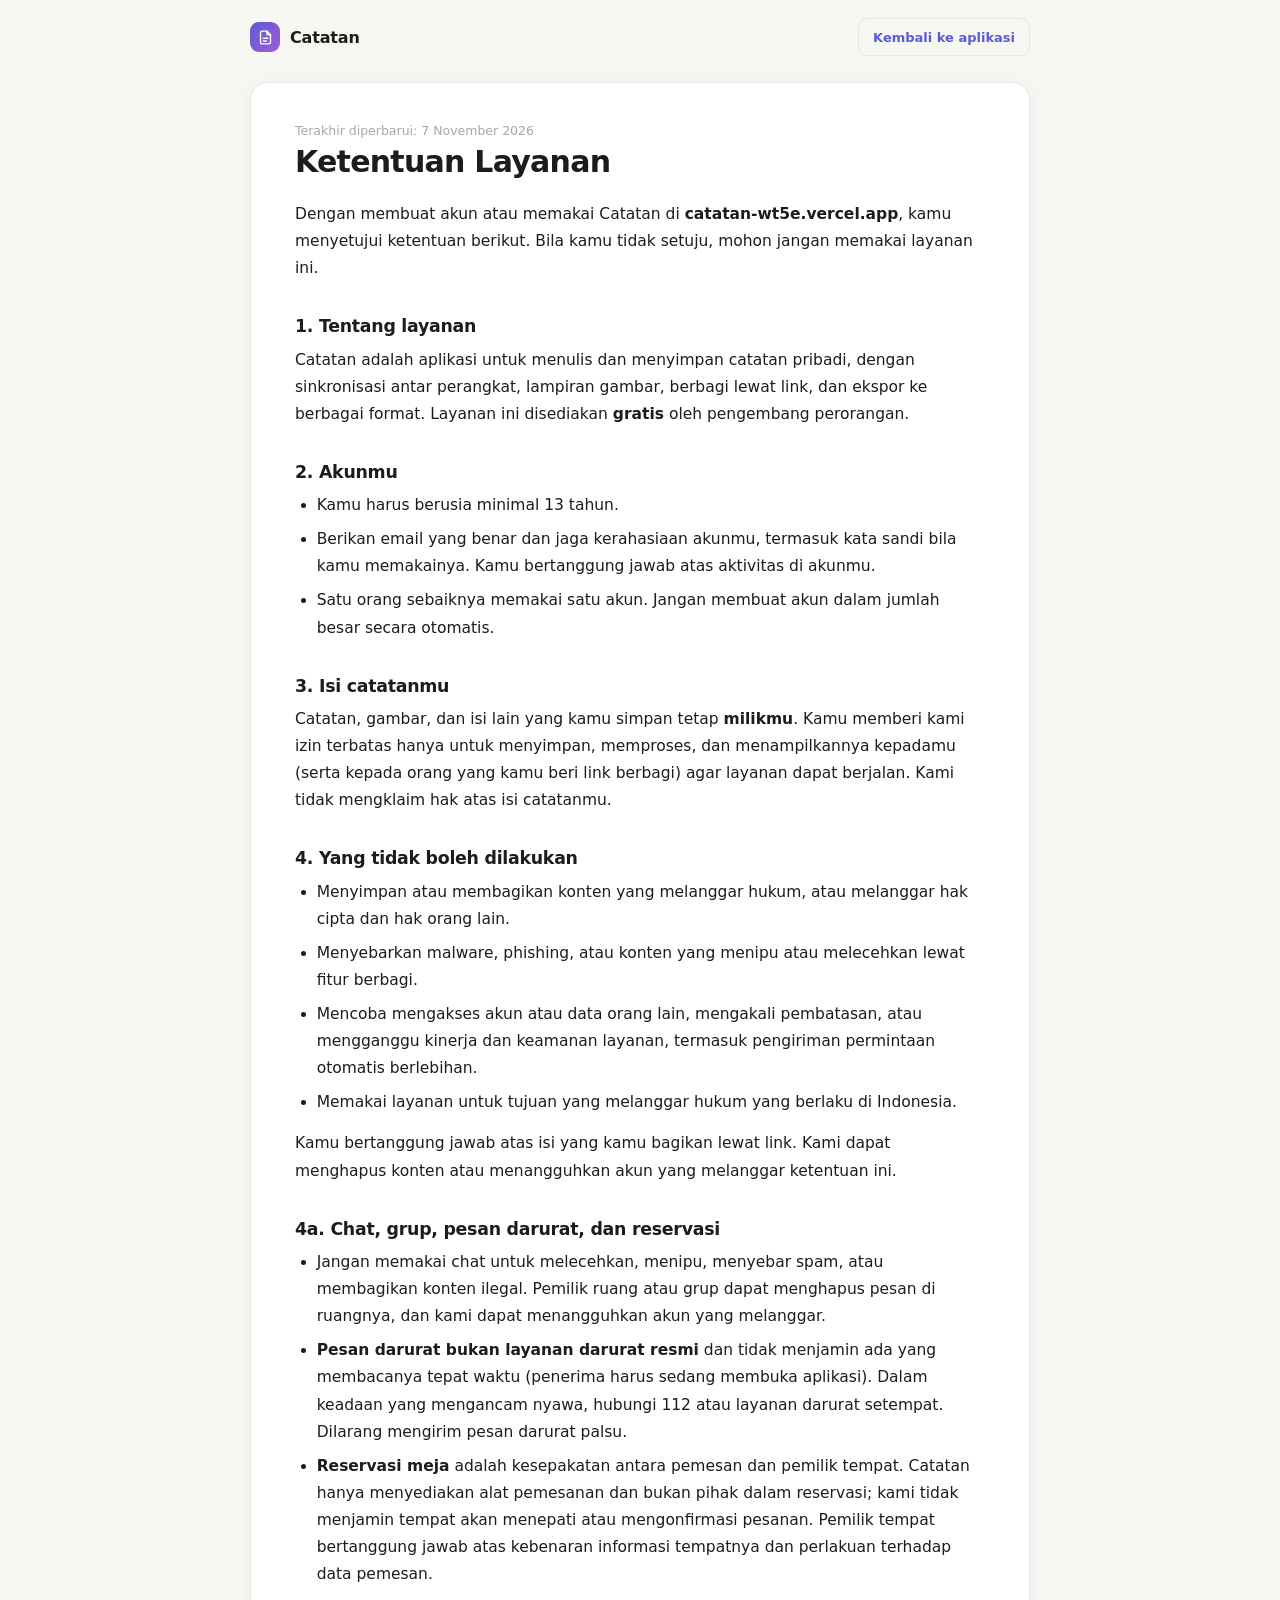
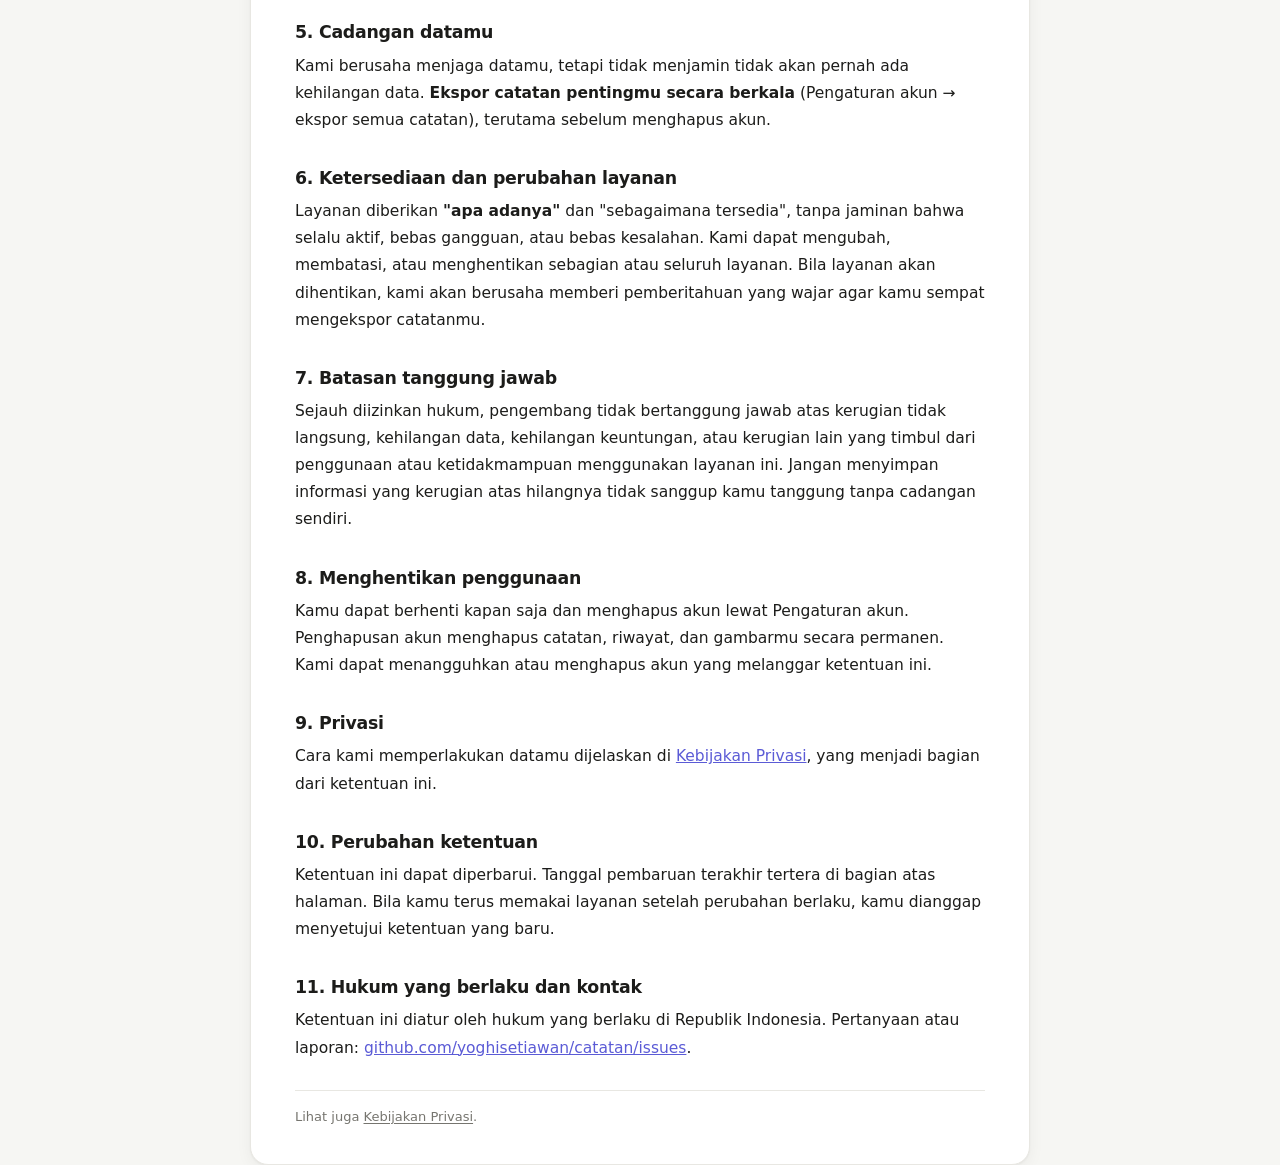
<file: public/ketentuan.html>
<!DOCTYPE html>
<html lang="id">
<head>
  <meta charset="UTF-8" />
  <meta name="viewport" content="width=device-width, initial-scale=1.0" />
  <title>Ketentuan Layanan · Catatan</title>
  <meta name="description" content="Ketentuan Layanan aplikasi Catatan." />
  <meta http-equiv="Content-Security-Policy" content="default-src 'self'; script-src 'self'; style-src 'self' 'unsafe-inline' https://fonts.googleapis.com; font-src 'self' https://fonts.gstatic.com; img-src 'self' data:; base-uri 'none'; form-action 'none'" />
  <meta name="theme-color" content="#5b5bd6" />
  <link rel="icon" href="icons/icon.svg" type="image/svg+xml" />
  <link rel="preconnect" href="https://fonts.googleapis.com" />
  <link rel="preconnect" href="https://fonts.gstatic.com" crossorigin />
  <link href="https://fonts.googleapis.com/css2?family=Inter:wght@400;500;600;700&family=JetBrains+Mono:wght@400;500&display=swap" rel="stylesheet" />
  <link rel="stylesheet" href="styles.css" />
  <script src="legal.js"></script>
</head>
<body>
  <div class="shared-view">
    <header class="shared-head">
      <a class="brand" href="./">
        <div class="brand-logo">
          <svg viewBox="0 0 24 24" fill="none" stroke="currentColor" stroke-width="2" stroke-linecap="round" stroke-linejoin="round"><path d="M14 3v4a1 1 0 0 0 1 1h4"/><path d="M17 21H7a2 2 0 0 1-2-2V5a2 2 0 0 1 2-2h7l5 5v11a2 2 0 0 1-2 2z"/><path d="M9 13h6M9 17h4"/></svg>
        </div>
        <span>Catatan</span>
      </a>
      <a class="btn-ghost" href="./">Kembali ke aplikasi</a>
    </header>

    <article class="shared-card legal">
      <div class="shared-meta">Terakhir diperbarui: 7 November 2026</div>
      <h1>Ketentuan Layanan</h1>
      <div class="preview">
        <p>Dengan membuat akun atau memakai Catatan di <b>catatan-wt5e.vercel.app</b>, kamu menyetujui ketentuan berikut. Bila kamu tidak setuju, mohon jangan memakai layanan ini.</p>

        <h2>1. Tentang layanan</h2>
        <p>Catatan adalah aplikasi untuk menulis dan menyimpan catatan pribadi, dengan sinkronisasi antar perangkat, lampiran gambar, berbagi lewat link, dan ekspor ke berbagai format. Layanan ini disediakan <b>gratis</b> oleh pengembang perorangan.</p>

        <h2>2. Akunmu</h2>
        <ul>
          <li>Kamu harus berusia minimal 13 tahun.</li>
          <li>Berikan email yang benar dan jaga kerahasiaan akunmu, termasuk kata sandi bila kamu memakainya. Kamu bertanggung jawab atas aktivitas di akunmu.</li>
          <li>Satu orang sebaiknya memakai satu akun. Jangan membuat akun dalam jumlah besar secara otomatis.</li>
        </ul>

        <h2>3. Isi catatanmu</h2>
        <p>Catatan, gambar, dan isi lain yang kamu simpan tetap <b>milikmu</b>. Kamu memberi kami izin terbatas hanya untuk menyimpan, memproses, dan menampilkannya kepadamu (serta kepada orang yang kamu beri link berbagi) agar layanan dapat berjalan. Kami tidak mengklaim hak atas isi catatanmu.</p>

        <h2>4. Yang tidak boleh dilakukan</h2>
        <ul>
          <li>Menyimpan atau membagikan konten yang melanggar hukum, atau melanggar hak cipta dan hak orang lain.</li>
          <li>Menyebarkan malware, phishing, atau konten yang menipu atau melecehkan lewat fitur berbagi.</li>
          <li>Mencoba mengakses akun atau data orang lain, mengakali pembatasan, atau mengganggu kinerja dan keamanan layanan, termasuk pengiriman permintaan otomatis berlebihan.</li>
          <li>Memakai layanan untuk tujuan yang melanggar hukum yang berlaku di Indonesia.</li>
        </ul>
        <p>Kamu bertanggung jawab atas isi yang kamu bagikan lewat link. Kami dapat menghapus konten atau menangguhkan akun yang melanggar ketentuan ini.</p>

        <h2>4a. Chat, grup, pesan darurat, dan reservasi</h2>
        <ul>
          <li>Jangan memakai chat untuk melecehkan, menipu, menyebar spam, atau membagikan konten ilegal. Pemilik ruang atau grup dapat menghapus pesan di ruangnya, dan kami dapat menangguhkan akun yang melanggar.</li>
          <li><b>Pesan darurat bukan layanan darurat resmi</b> dan tidak menjamin ada yang membacanya tepat waktu (penerima harus sedang membuka aplikasi). Dalam keadaan yang mengancam nyawa, hubungi 112 atau layanan darurat setempat. Dilarang mengirim pesan darurat palsu.</li>
          <li><b>Reservasi meja</b> adalah kesepakatan antara pemesan dan pemilik tempat. Catatan hanya menyediakan alat pemesanan dan bukan pihak dalam reservasi; kami tidak menjamin tempat akan menepati atau mengonfirmasi pesanan. Pemilik tempat bertanggung jawab atas kebenaran informasi tempatnya dan perlakuan terhadap data pemesan.</li>
        </ul>

        <h2>5. Cadangan datamu</h2>
        <p>Kami berusaha menjaga datamu, tetapi tidak menjamin tidak akan pernah ada kehilangan data. <b>Ekspor catatan pentingmu secara berkala</b> (Pengaturan akun → ekspor semua catatan), terutama sebelum menghapus akun.</p>

        <h2>6. Ketersediaan dan perubahan layanan</h2>
        <p>Layanan diberikan <b>"apa adanya"</b> dan "sebagaimana tersedia", tanpa jaminan bahwa selalu aktif, bebas gangguan, atau bebas kesalahan. Kami dapat mengubah, membatasi, atau menghentikan sebagian atau seluruh layanan. Bila layanan akan dihentikan, kami akan berusaha memberi pemberitahuan yang wajar agar kamu sempat mengekspor catatanmu.</p>

        <h2>7. Batasan tanggung jawab</h2>
        <p>Sejauh diizinkan hukum, pengembang tidak bertanggung jawab atas kerugian tidak langsung, kehilangan data, kehilangan keuntungan, atau kerugian lain yang timbul dari penggunaan atau ketidakmampuan menggunakan layanan ini. Jangan menyimpan informasi yang kerugian atas hilangnya tidak sanggup kamu tanggung tanpa cadangan sendiri.</p>

        <h2>8. Menghentikan penggunaan</h2>
        <p>Kamu dapat berhenti kapan saja dan menghapus akun lewat Pengaturan akun. Penghapusan akun menghapus catatan, riwayat, dan gambarmu secara permanen. Kami dapat menangguhkan atau menghapus akun yang melanggar ketentuan ini.</p>

        <h2>9. Privasi</h2>
        <p>Cara kami memperlakukan datamu dijelaskan di <a href="privasi.html">Kebijakan Privasi</a>, yang menjadi bagian dari ketentuan ini.</p>

        <h2>10. Perubahan ketentuan</h2>
        <p>Ketentuan ini dapat diperbarui. Tanggal pembaruan terakhir tertera di bagian atas halaman. Bila kamu terus memakai layanan setelah perubahan berlaku, kamu dianggap menyetujui ketentuan yang baru.</p>

        <h2>11. Hukum yang berlaku dan kontak</h2>
        <p>Ketentuan ini diatur oleh hukum yang berlaku di Republik Indonesia. Pertanyaan atau laporan: <a href="https://github.com/yoghisetiawan/catatan/issues" target="_blank" rel="noopener noreferrer">github.com/yoghisetiawan/catatan/issues</a>.</p>
      </div>
      <p class="legal-foot">Lihat juga <a href="privasi.html">Kebijakan Privasi</a>.</p>
    </article>
  </div>
</body>
</html>
</file>
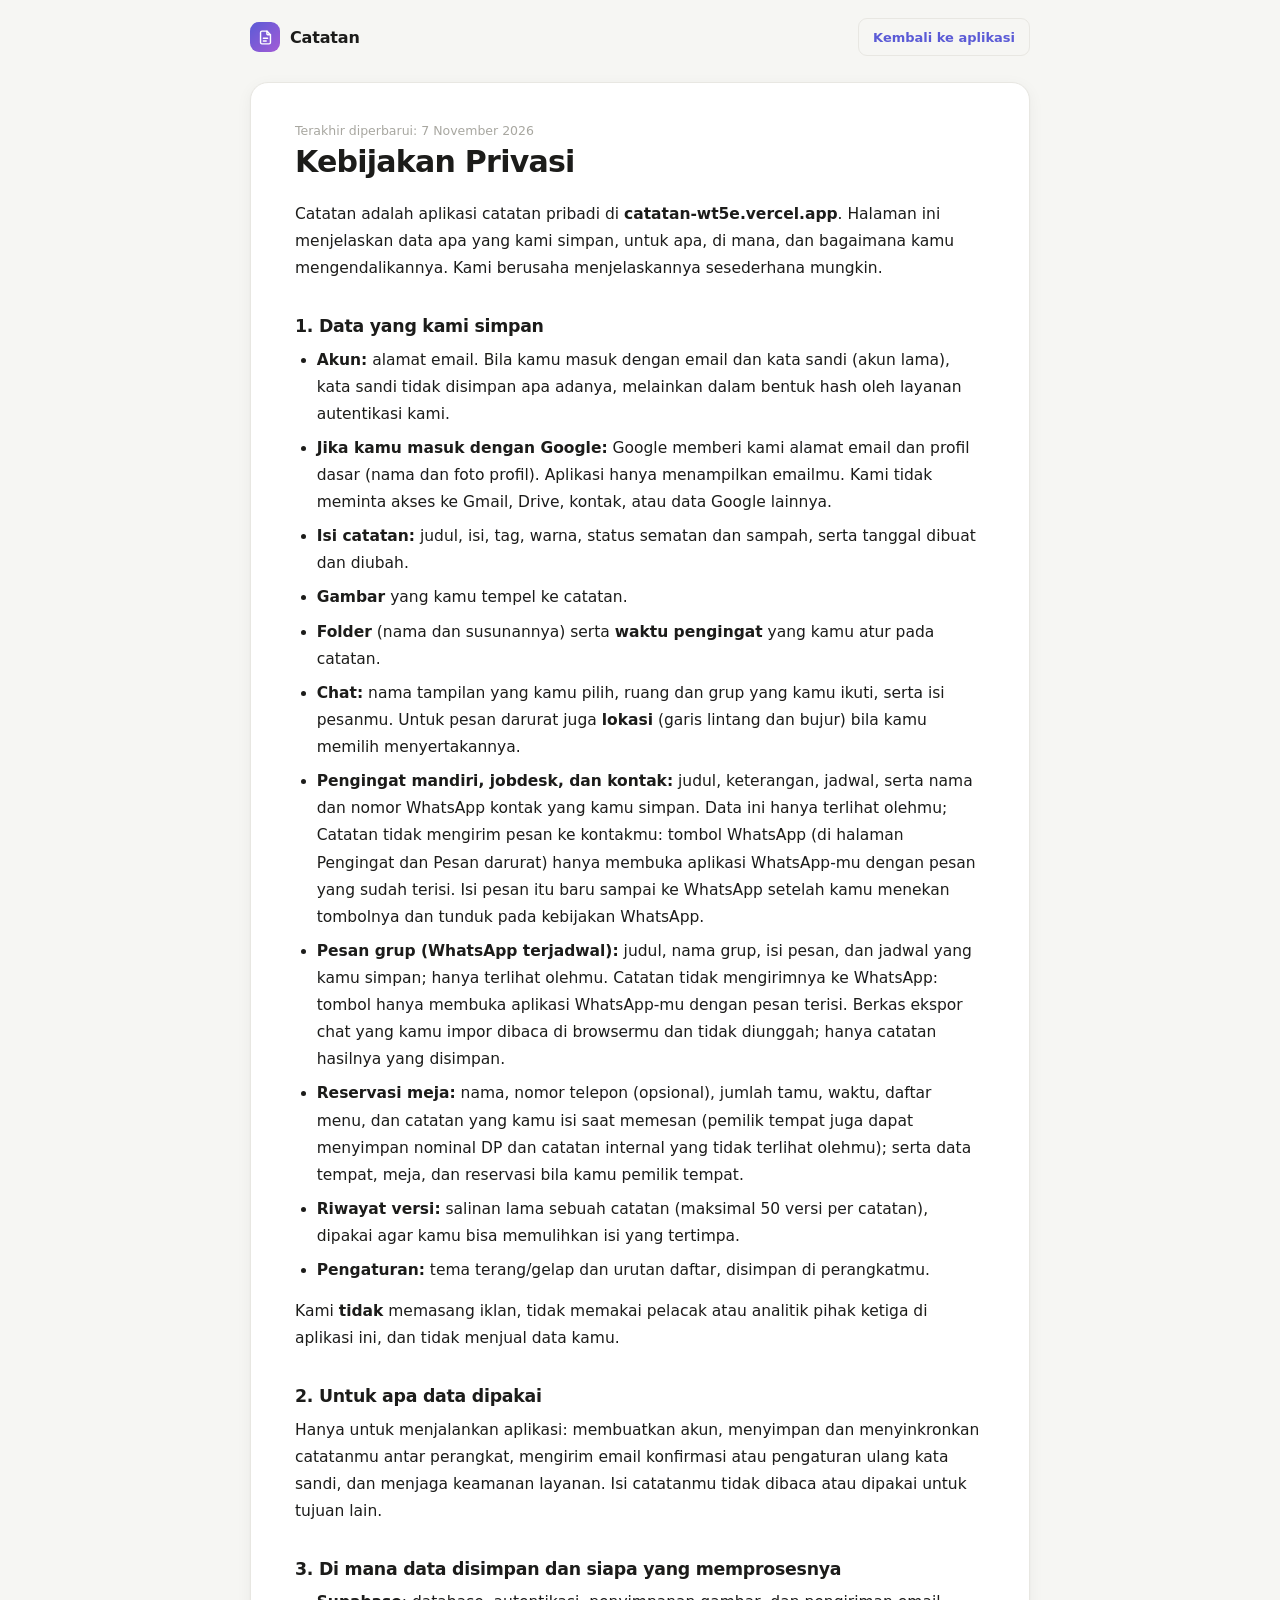
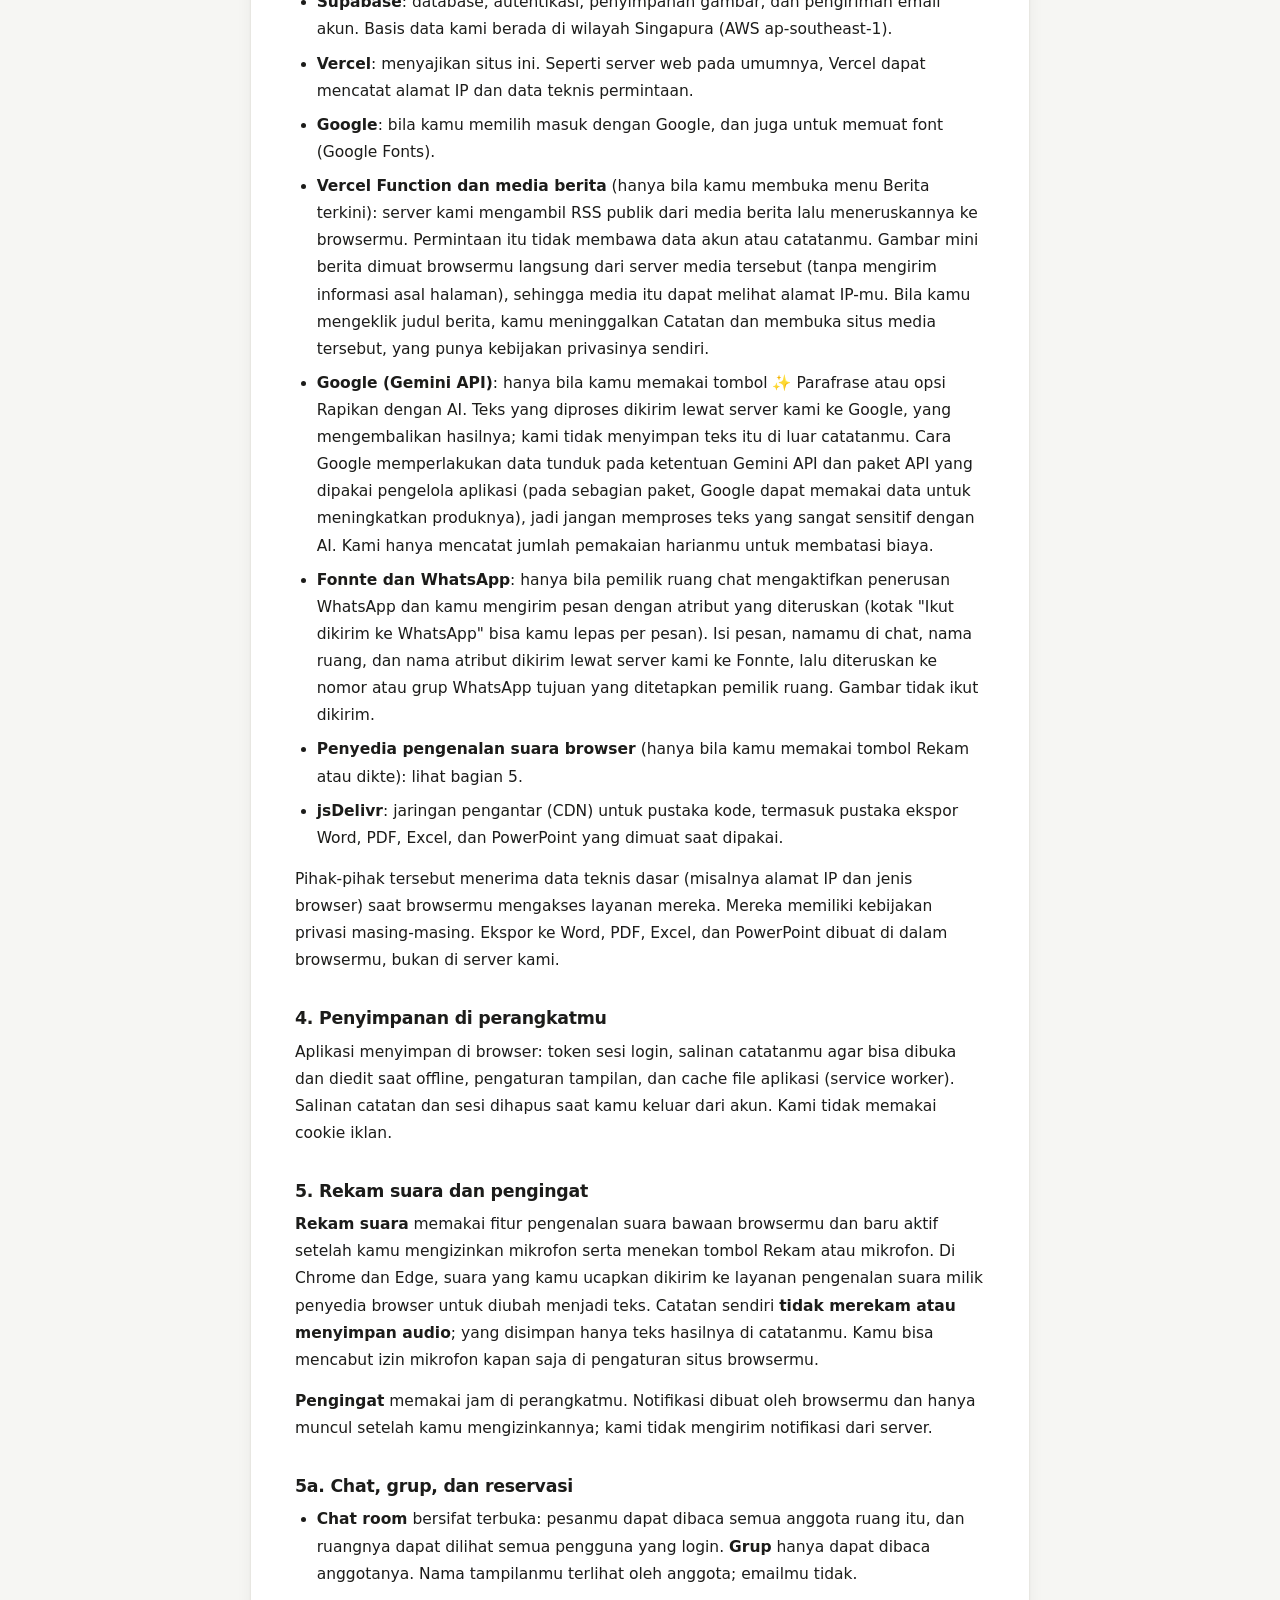
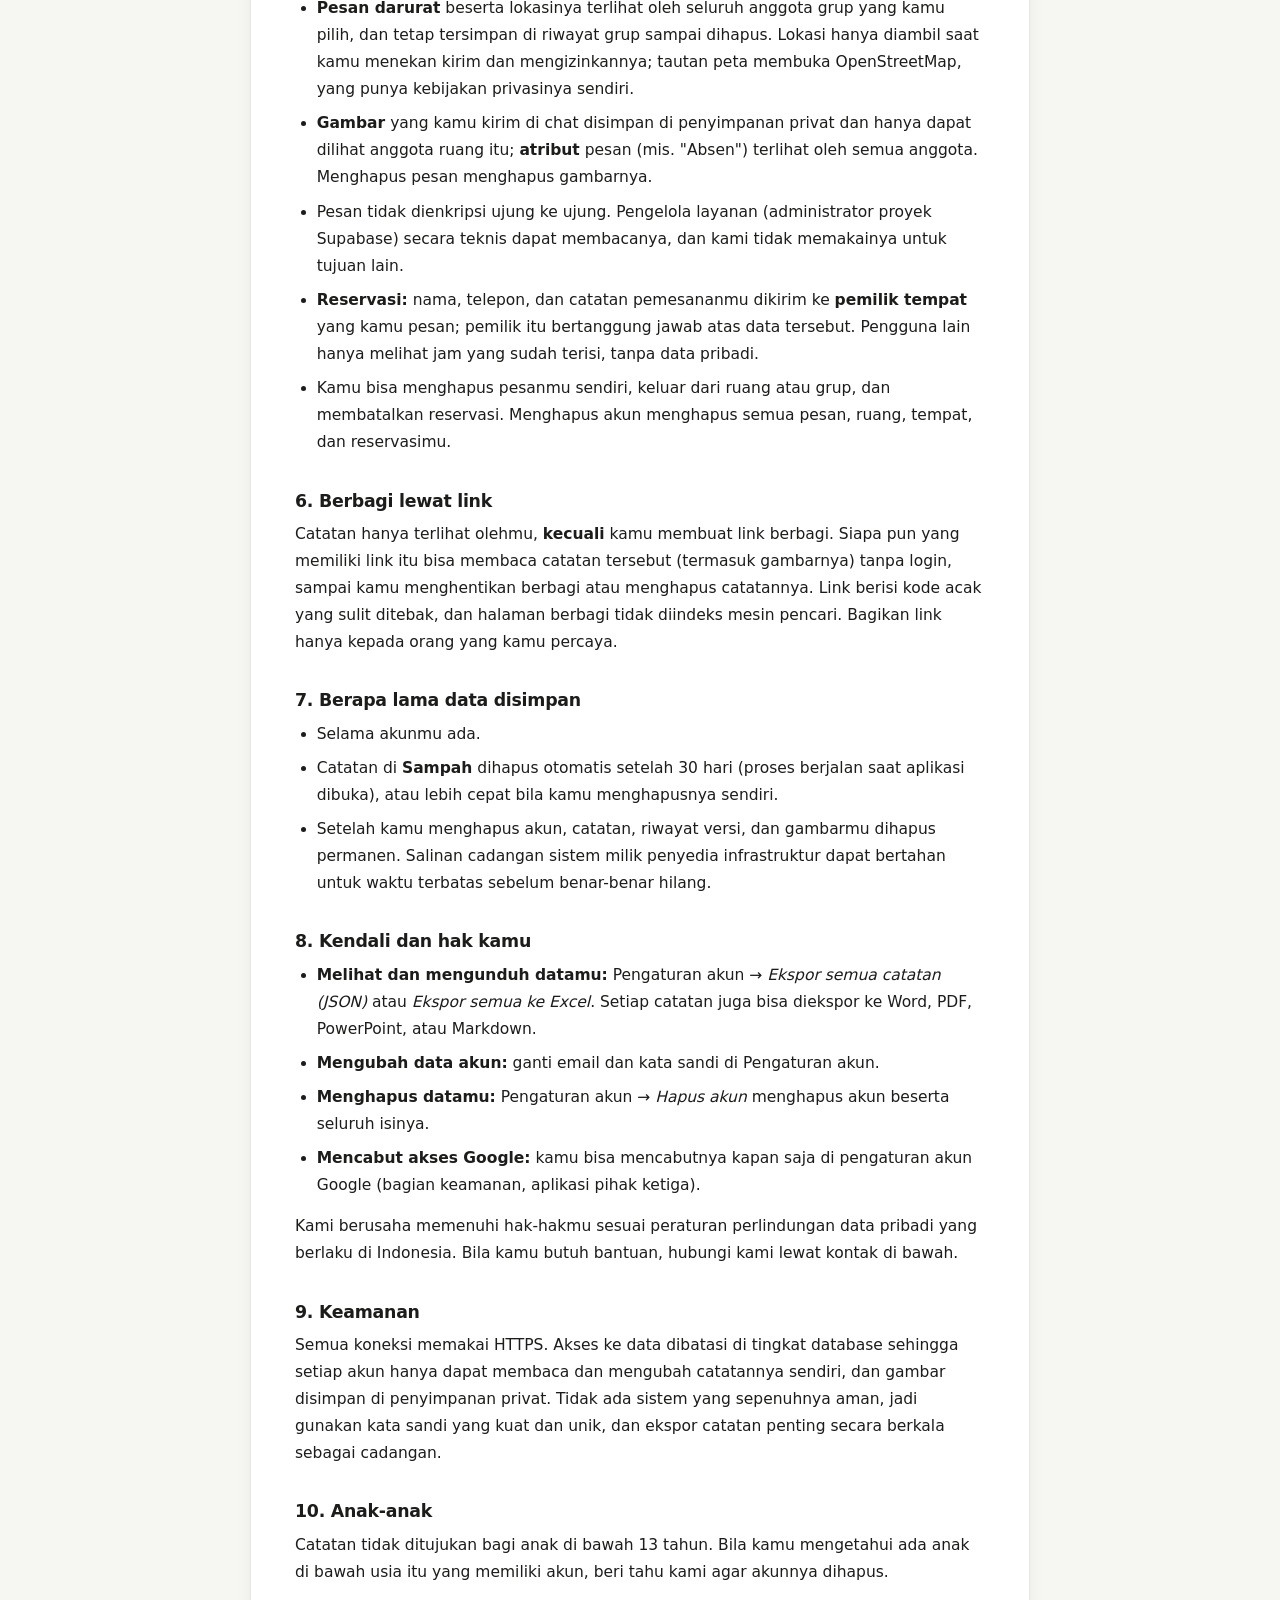
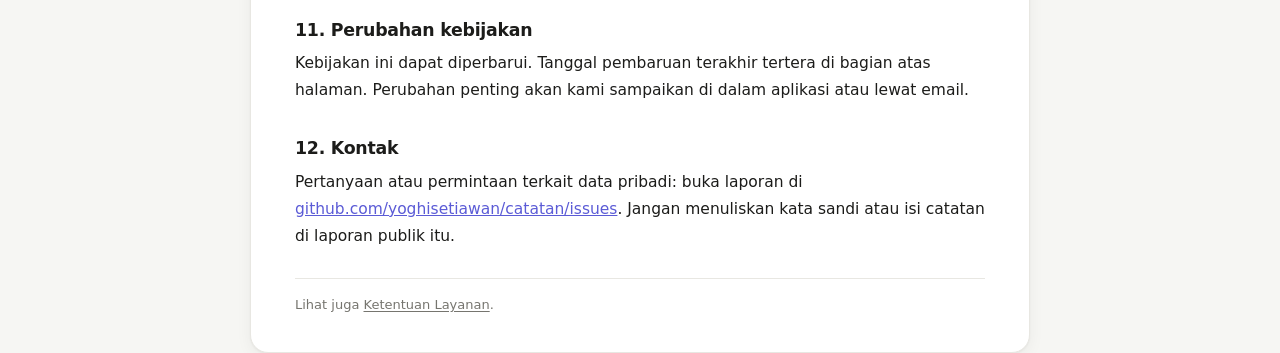
<file: public/privasi.html>
<!DOCTYPE html>
<html lang="id">
<head>
  <meta charset="UTF-8" />
  <meta name="viewport" content="width=device-width, initial-scale=1.0" />
  <title>Kebijakan Privasi · Catatan</title>
  <meta name="description" content="Kebijakan Privasi aplikasi Catatan: data apa yang disimpan, di mana, dan bagaimana kamu mengendalikannya." />
  <meta http-equiv="Content-Security-Policy" content="default-src 'self'; script-src 'self'; style-src 'self' 'unsafe-inline' https://fonts.googleapis.com; font-src 'self' https://fonts.gstatic.com; img-src 'self' data:; base-uri 'none'; form-action 'none'" />
  <meta name="theme-color" content="#5b5bd6" />
  <link rel="icon" href="icons/icon.svg" type="image/svg+xml" />
  <link rel="preconnect" href="https://fonts.googleapis.com" />
  <link rel="preconnect" href="https://fonts.gstatic.com" crossorigin />
  <link href="https://fonts.googleapis.com/css2?family=Inter:wght@400;500;600;700&family=JetBrains+Mono:wght@400;500&display=swap" rel="stylesheet" />
  <link rel="stylesheet" href="styles.css" />
  <script src="legal.js"></script>
</head>
<body>
  <div class="shared-view">
    <header class="shared-head">
      <a class="brand" href="./">
        <div class="brand-logo">
          <svg viewBox="0 0 24 24" fill="none" stroke="currentColor" stroke-width="2" stroke-linecap="round" stroke-linejoin="round"><path d="M14 3v4a1 1 0 0 0 1 1h4"/><path d="M17 21H7a2 2 0 0 1-2-2V5a2 2 0 0 1 2-2h7l5 5v11a2 2 0 0 1-2 2z"/><path d="M9 13h6M9 17h4"/></svg>
        </div>
        <span>Catatan</span>
      </a>
      <a class="btn-ghost" href="./">Kembali ke aplikasi</a>
    </header>

    <article class="shared-card legal">
      <div class="shared-meta">Terakhir diperbarui: 7 November 2026</div>
      <h1>Kebijakan Privasi</h1>
      <div class="preview">
        <p>Catatan adalah aplikasi catatan pribadi di <b>catatan-wt5e.vercel.app</b>. Halaman ini menjelaskan data apa yang kami simpan, untuk apa, di mana, dan bagaimana kamu mengendalikannya. Kami berusaha menjelaskannya sesederhana mungkin.</p>

        <h2>1. Data yang kami simpan</h2>
        <ul>
          <li><b>Akun:</b> alamat email. Bila kamu masuk dengan email dan kata sandi (akun lama), kata sandi tidak disimpan apa adanya, melainkan dalam bentuk hash oleh layanan autentikasi kami.</li>
          <li><b>Jika kamu masuk dengan Google:</b> Google memberi kami alamat email dan profil dasar (nama dan foto profil). Aplikasi hanya menampilkan emailmu. Kami tidak meminta akses ke Gmail, Drive, kontak, atau data Google lainnya.</li>
          <li><b>Isi catatan:</b> judul, isi, tag, warna, status sematan dan sampah, serta tanggal dibuat dan diubah.</li>
          <li><b>Gambar</b> yang kamu tempel ke catatan.</li>
          <li><b>Folder</b> (nama dan susunannya) serta <b>waktu pengingat</b> yang kamu atur pada catatan.</li>
          <li><b>Chat:</b> nama tampilan yang kamu pilih, ruang dan grup yang kamu ikuti, serta isi pesanmu. Untuk pesan darurat juga <b>lokasi</b> (garis lintang dan bujur) bila kamu memilih menyertakannya.</li>
          <li><b>Pengingat mandiri, jobdesk, dan kontak:</b> judul, keterangan, jadwal, serta nama dan nomor WhatsApp kontak yang kamu simpan. Data ini hanya terlihat olehmu; Catatan tidak mengirim pesan ke kontakmu: tombol WhatsApp (di halaman Pengingat dan Pesan darurat) hanya membuka aplikasi WhatsApp-mu dengan pesan yang sudah terisi. Isi pesan itu baru sampai ke WhatsApp setelah kamu menekan tombolnya dan tunduk pada kebijakan WhatsApp.</li>
          <li><b>Pesan grup (WhatsApp terjadwal):</b> judul, nama grup, isi pesan, dan jadwal yang kamu simpan; hanya terlihat olehmu. Catatan tidak mengirimnya ke WhatsApp: tombol hanya membuka aplikasi WhatsApp-mu dengan pesan terisi. Berkas ekspor chat yang kamu impor dibaca di browsermu dan tidak diunggah; hanya catatan hasilnya yang disimpan.</li>
          <li><b>Reservasi meja:</b> nama, nomor telepon (opsional), jumlah tamu, waktu, daftar menu, dan catatan yang kamu isi saat memesan (pemilik tempat juga dapat menyimpan nominal DP dan catatan internal yang tidak terlihat olehmu); serta data tempat, meja, dan reservasi bila kamu pemilik tempat.</li>
          <li><b>Riwayat versi:</b> salinan lama sebuah catatan (maksimal 50 versi per catatan), dipakai agar kamu bisa memulihkan isi yang tertimpa.</li>
          <li><b>Pengaturan:</b> tema terang/gelap dan urutan daftar, disimpan di perangkatmu.</li>
        </ul>
        <p>Kami <b>tidak</b> memasang iklan, tidak memakai pelacak atau analitik pihak ketiga di aplikasi ini, dan tidak menjual data kamu.</p>

        <h2>2. Untuk apa data dipakai</h2>
        <p>Hanya untuk menjalankan aplikasi: membuatkan akun, menyimpan dan menyinkronkan catatanmu antar perangkat, mengirim email konfirmasi atau pengaturan ulang kata sandi, dan menjaga keamanan layanan. Isi catatanmu tidak dibaca atau dipakai untuk tujuan lain.</p>

        <h2>3. Di mana data disimpan dan siapa yang memprosesnya</h2>
        <ul>
          <li><b>Supabase</b>: database, autentikasi, penyimpanan gambar, dan pengiriman email akun. Basis data kami berada di wilayah Singapura (AWS ap-southeast-1).</li>
          <li><b>Vercel</b>: menyajikan situs ini. Seperti server web pada umumnya, Vercel dapat mencatat alamat IP dan data teknis permintaan.</li>
          <li><b>Google</b>: bila kamu memilih masuk dengan Google, dan juga untuk memuat font (Google Fonts).</li>
          <li><b>Vercel Function dan media berita</b> (hanya bila kamu membuka menu Berita terkini): server kami mengambil RSS publik dari media berita lalu meneruskannya ke browsermu. Permintaan itu tidak membawa data akun atau catatanmu. Gambar mini berita dimuat browsermu langsung dari server media tersebut (tanpa mengirim informasi asal halaman), sehingga media itu dapat melihat alamat IP-mu. Bila kamu mengeklik judul berita, kamu meninggalkan Catatan dan membuka situs media tersebut, yang punya kebijakan privasinya sendiri.</li>
          <li><b>Google (Gemini API)</b>: hanya bila kamu memakai tombol ✨ Parafrase atau opsi Rapikan dengan AI. Teks yang diproses dikirim lewat server kami ke Google, yang mengembalikan hasilnya; kami tidak menyimpan teks itu di luar catatanmu. Cara Google memperlakukan data tunduk pada ketentuan Gemini API dan paket API yang dipakai pengelola aplikasi (pada sebagian paket, Google dapat memakai data untuk meningkatkan produknya), jadi jangan memproses teks yang sangat sensitif dengan AI. Kami hanya mencatat jumlah pemakaian harianmu untuk membatasi biaya.</li>
          <li><b>Fonnte dan WhatsApp</b>: hanya bila pemilik ruang chat mengaktifkan penerusan WhatsApp dan kamu mengirim pesan dengan atribut yang diteruskan (kotak "Ikut dikirim ke WhatsApp" bisa kamu lepas per pesan). Isi pesan, namamu di chat, nama ruang, dan nama atribut dikirim lewat server kami ke Fonnte, lalu diteruskan ke nomor atau grup WhatsApp tujuan yang ditetapkan pemilik ruang. Gambar tidak ikut dikirim.</li>
          <li><b>Penyedia pengenalan suara browser</b> (hanya bila kamu memakai tombol Rekam atau dikte): lihat bagian 5.</li>
          <li><b>jsDelivr</b>: jaringan pengantar (CDN) untuk pustaka kode, termasuk pustaka ekspor Word, PDF, Excel, dan PowerPoint yang dimuat saat dipakai.</li>
        </ul>
        <p>Pihak-pihak tersebut menerima data teknis dasar (misalnya alamat IP dan jenis browser) saat browsermu mengakses layanan mereka. Mereka memiliki kebijakan privasi masing-masing. Ekspor ke Word, PDF, Excel, dan PowerPoint dibuat di dalam browsermu, bukan di server kami.</p>

        <h2>4. Penyimpanan di perangkatmu</h2>
        <p>Aplikasi menyimpan di browser: token sesi login, salinan catatanmu agar bisa dibuka dan diedit saat offline, pengaturan tampilan, dan cache file aplikasi (service worker). Salinan catatan dan sesi dihapus saat kamu keluar dari akun. Kami tidak memakai cookie iklan.</p>

        <h2>5. Rekam suara dan pengingat</h2>
        <p><b>Rekam suara</b> memakai fitur pengenalan suara bawaan browsermu dan baru aktif setelah kamu mengizinkan mikrofon serta menekan tombol Rekam atau mikrofon. Di Chrome dan Edge, suara yang kamu ucapkan dikirim ke layanan pengenalan suara milik penyedia browser untuk diubah menjadi teks. Catatan sendiri <b>tidak merekam atau menyimpan audio</b>; yang disimpan hanya teks hasilnya di catatanmu. Kamu bisa mencabut izin mikrofon kapan saja di pengaturan situs browsermu.</p>
        <p><b>Pengingat</b> memakai jam di perangkatmu. Notifikasi dibuat oleh browsermu dan hanya muncul setelah kamu mengizinkannya; kami tidak mengirim notifikasi dari server.</p>

        <h2>5a. Chat, grup, dan reservasi</h2>
        <ul>
          <li><b>Chat room</b> bersifat terbuka: pesanmu dapat dibaca semua anggota ruang itu, dan ruangnya dapat dilihat semua pengguna yang login. <b>Grup</b> hanya dapat dibaca anggotanya. Nama tampilanmu terlihat oleh anggota; emailmu tidak.</li>
          <li><b>Pesan darurat</b> beserta lokasinya terlihat oleh seluruh anggota grup yang kamu pilih, dan tetap tersimpan di riwayat grup sampai dihapus. Lokasi hanya diambil saat kamu menekan kirim dan mengizinkannya; tautan peta membuka OpenStreetMap, yang punya kebijakan privasinya sendiri.</li>
          <li><b>Gambar</b> yang kamu kirim di chat disimpan di penyimpanan privat dan hanya dapat dilihat anggota ruang itu; <b>atribut</b> pesan (mis. "Absen") terlihat oleh semua anggota. Menghapus pesan menghapus gambarnya.</li>
          <li>Pesan tidak dienkripsi ujung ke ujung. Pengelola layanan (administrator proyek Supabase) secara teknis dapat membacanya, dan kami tidak memakainya untuk tujuan lain.</li>
          <li><b>Reservasi:</b> nama, telepon, dan catatan pemesananmu dikirim ke <b>pemilik tempat</b> yang kamu pesan; pemilik itu bertanggung jawab atas data tersebut. Pengguna lain hanya melihat jam yang sudah terisi, tanpa data pribadi.</li>
          <li>Kamu bisa menghapus pesanmu sendiri, keluar dari ruang atau grup, dan membatalkan reservasi. Menghapus akun menghapus semua pesan, ruang, tempat, dan reservasimu.</li>
        </ul>

        <h2>6. Berbagi lewat link</h2>
        <p>Catatan hanya terlihat olehmu, <b>kecuali</b> kamu membuat link berbagi. Siapa pun yang memiliki link itu bisa membaca catatan tersebut (termasuk gambarnya) tanpa login, sampai kamu menghentikan berbagi atau menghapus catatannya. Link berisi kode acak yang sulit ditebak, dan halaman berbagi tidak diindeks mesin pencari. Bagikan link hanya kepada orang yang kamu percaya.</p>

        <h2>7. Berapa lama data disimpan</h2>
        <ul>
          <li>Selama akunmu ada.</li>
          <li>Catatan di <b>Sampah</b> dihapus otomatis setelah 30 hari (proses berjalan saat aplikasi dibuka), atau lebih cepat bila kamu menghapusnya sendiri.</li>
          <li>Setelah kamu menghapus akun, catatan, riwayat versi, dan gambarmu dihapus permanen. Salinan cadangan sistem milik penyedia infrastruktur dapat bertahan untuk waktu terbatas sebelum benar-benar hilang.</li>
        </ul>

        <h2>8. Kendali dan hak kamu</h2>
        <ul>
          <li><b>Melihat dan mengunduh datamu:</b> Pengaturan akun → <i>Ekspor semua catatan (JSON)</i> atau <i>Ekspor semua ke Excel</i>. Setiap catatan juga bisa diekspor ke Word, PDF, PowerPoint, atau Markdown.</li>
          <li><b>Mengubah data akun:</b> ganti email dan kata sandi di Pengaturan akun.</li>
          <li><b>Menghapus datamu:</b> Pengaturan akun → <i>Hapus akun</i> menghapus akun beserta seluruh isinya.</li>
          <li><b>Mencabut akses Google:</b> kamu bisa mencabutnya kapan saja di pengaturan akun Google (bagian keamanan, aplikasi pihak ketiga).</li>
        </ul>
        <p>Kami berusaha memenuhi hak-hakmu sesuai peraturan perlindungan data pribadi yang berlaku di Indonesia. Bila kamu butuh bantuan, hubungi kami lewat kontak di bawah.</p>

        <h2>9. Keamanan</h2>
        <p>Semua koneksi memakai HTTPS. Akses ke data dibatasi di tingkat database sehingga setiap akun hanya dapat membaca dan mengubah catatannya sendiri, dan gambar disimpan di penyimpanan privat. Tidak ada sistem yang sepenuhnya aman, jadi gunakan kata sandi yang kuat dan unik, dan ekspor catatan penting secara berkala sebagai cadangan.</p>

        <h2>10. Anak-anak</h2>
        <p>Catatan tidak ditujukan bagi anak di bawah 13 tahun. Bila kamu mengetahui ada anak di bawah usia itu yang memiliki akun, beri tahu kami agar akunnya dihapus.</p>

        <h2>11. Perubahan kebijakan</h2>
        <p>Kebijakan ini dapat diperbarui. Tanggal pembaruan terakhir tertera di bagian atas halaman. Perubahan penting akan kami sampaikan di dalam aplikasi atau lewat email.</p>

        <h2>12. Kontak</h2>
        <p>Pertanyaan atau permintaan terkait data pribadi: buka laporan di <a href="https://github.com/yoghisetiawan/catatan/issues" target="_blank" rel="noopener noreferrer">github.com/yoghisetiawan/catatan/issues</a>. Jangan menuliskan kata sandi atau isi catatan di laporan publik itu.</p>
      </div>
      <p class="legal-foot">Lihat juga <a href="ketentuan.html">Ketentuan Layanan</a>.</p>
    </article>
  </div>
</body>
</html>
</file>
<file: public/styles.css>
:root {
  --bg: #f6f6f3;
  --panel: #ffffff;
  --panel-2: #fbfbf9;
  --border: #e8e7e2;
  --text: #1c1c1a;
  --muted: #76756f;
  --faint: #a8a7a0;
  --accent: #5b5bd6;
  --accent-soft: #ececfb;
  --accent-text: #ffffff;
  --danger: #d94a4a;
  --hover: #f0efea;
  --shadow: 0 1px 2px rgba(20, 20, 15, .04), 0 4px 16px rgba(20, 20, 15, .05);
  --radius: 12px;
  --sel: #6366f1;
  --font: "Inter", system-ui, -apple-system, "Segoe UI", sans-serif;
  --mono: "JetBrains Mono", ui-monospace, SFMono-Regular, Menlo, monospace;
}

[data-theme="dark"] {
  --bg: #060a16;
  --panel: #0b1022;
  --panel-2: #0f1530;
  --border: #1a2240;
  --text: #e6eaf7;
  --muted: #8a94b4;
  --faint: #5a6584;
  --accent: #6e72f2;
  --accent-soft: rgba(99, 102, 241, .16);
  --accent-text: #ffffff;
  --danger: #f87171;
  --hover: #131b36;
  --sel: #38bdf8;
  --shadow: 0 1px 2px rgba(0, 0, 0, .35), 0 10px 30px rgba(0, 0, 0, .35);
}

* { box-sizing: border-box; }
html, body { height: 100%; margin: 0; }
body {
  font-family: var(--font);
  background: var(--bg);
  color: var(--text);
  font-size: 14px;
  -webkit-font-smoothing: antialiased;
  transition: background .2s, color .2s;
}
button, input, select, textarea { font: inherit; color: inherit; }
button { cursor: pointer; background: none; border: 0; padding: 0; }
svg { width: 18px; height: 18px; flex-shrink: 0; }
.hidden { display: none !important; }

/* ---------- Layout ---------- */
.app {
  display: grid;
  grid-template-columns: 240px 340px 1fr;
  height: 100vh;
  overflow: hidden;
}

/* ---------- Sidebar ---------- */
.sidebar {
  display: flex;
  flex-direction: column;
  gap: 6px;
  padding: 18px 14px;
  border-right: 1px solid var(--border);
  overflow-y: auto;
}
.brand {
  display: flex; align-items: center; gap: 10px;
  font-weight: 700; font-size: 16px; letter-spacing: -.01em;
  padding: 4px 6px 14px;
}
.brand-logo {
  width: 30px; height: 30px; border-radius: 9px;
  display: grid; place-items: center;
  background: linear-gradient(135deg, var(--accent), #a35bd6);
  color: #fff;
}
.brand-logo svg { width: 17px; height: 17px; }

.btn-primary {
  display: inline-flex; align-items: center; justify-content: center; gap: 8px;
  background: var(--accent); color: var(--accent-text);
  font-weight: 600; padding: 10px 14px; border-radius: 10px;
  box-shadow: 0 1px 0 rgba(255,255,255,.15) inset, 0 2px 8px rgba(91, 91, 214, .25);
  transition: transform .12s, filter .15s;
}
.btn-primary:hover { filter: brightness(1.07); }
.btn-primary:active { transform: scale(.98); }
.btn-primary svg { width: 16px; height: 16px; }

.nav { display: flex; flex-direction: column; gap: 2px; margin-top: 12px; }
.nav-item {
  display: flex; align-items: center; gap: 10px;
  padding: 8px 10px; border-radius: 8px;
  color: var(--muted); font-weight: 500; text-align: left;
  transition: background .12s, color .12s;
}
.nav-item span { flex: 1; }
.nav-item:hover { background: var(--hover); color: var(--text); }
.nav-item.active { background: var(--accent-soft); color: var(--accent); }
.count { font-style: normal; font-size: 12px; color: var(--faint); font-variant-numeric: tabular-nums; }
.nav-item.active .count { color: var(--accent); }

.section-title {
  font-size: 11px; font-weight: 600; text-transform: uppercase; letter-spacing: .06em;
  color: var(--faint); padding: 18px 10px 6px;
}
.tag-list { display: flex; flex-direction: column; gap: 2px; }
.tag-item {
  display: flex; align-items: center; gap: 10px;
  padding: 6px 10px; border-radius: 8px; color: var(--muted); text-align: left;
}
.tag-item:hover { background: var(--hover); color: var(--text); }
.tag-item.active { background: var(--accent-soft); color: var(--accent); }
.tag-item .hash { color: var(--faint); font-weight: 600; width: 18px; text-align: center; }
.tag-item span { flex: 1; overflow: hidden; text-overflow: ellipsis; white-space: nowrap; }
.tag-empty { color: var(--faint); font-size: 13px; padding: 4px 10px; }

.user-box {
  margin-top: auto; padding: 12px 4px 0 6px;
  border-top: 1px solid var(--border);
  display: flex; align-items: center; gap: 10px;
}
.avatar {
  width: 28px; height: 28px; border-radius: 50%; flex-shrink: 0;
  display: grid; place-items: center;
  background: linear-gradient(135deg, var(--accent), #a35bd6); color: #fff;
  font-size: 12px; font-weight: 700; text-transform: uppercase;
}
.user-email { flex: 1; min-width: 0; font-size: 12.5px; color: var(--muted); overflow: hidden; text-overflow: ellipsis; white-space: nowrap; }

.sidebar-footer {
  padding-top: 6px;
  display: flex; gap: 4px;
}

.icon-btn {
  width: 34px; height: 34px; border-radius: 8px;
  display: inline-grid; place-items: center;
  color: var(--muted);
  transition: background .12s, color .12s;
}
.icon-btn:hover { background: var(--hover); color: var(--text); }
.icon-btn.active { color: var(--accent); background: var(--accent-soft); }
.icon-btn.danger:hover { color: var(--danger); }
.i-moon { display: none; }
[data-theme="dark"] .i-sun { display: none; }
[data-theme="dark"] .i-moon { display: block; }

/* ---------- List pane ---------- */
.list-pane {
  display: flex; flex-direction: column;
  border-right: 1px solid var(--border);
  background: var(--panel-2);
  min-width: 0;
}
.list-header { padding: 18px 16px 10px; display: flex; flex-direction: column; gap: 14px; }
.search {
  display: flex; align-items: center; gap: 8px;
  background: var(--panel); border: 1px solid var(--border);
  border-radius: 10px; padding: 0 10px; height: 38px;
  transition: border-color .15s, box-shadow .15s;
}
.search:focus-within { border-color: var(--accent); box-shadow: 0 0 0 3px var(--accent-soft); }
.search svg { color: var(--faint); width: 16px; height: 16px; }
.search input { flex: 1; border: 0; outline: 0; background: transparent; min-width: 0; }
.search input::-webkit-search-cancel-button { display: none; }
kbd {
  font-family: var(--font); font-size: 11px; color: var(--faint);
  border: 1px solid var(--border); border-radius: 5px; padding: 1px 5px;
}
.list-meta { display: flex; align-items: center; justify-content: space-between; gap: 8px; }
.list-meta h2 { margin: 0; font-size: 18px; font-weight: 700; letter-spacing: -.02em; white-space: nowrap; overflow: hidden; text-overflow: ellipsis; }
.list-meta select {
  border: 0; background: transparent; color: var(--muted); font-size: 12px;
  cursor: pointer; outline: 0;
}

.note-list { flex: 1; overflow-y: auto; padding: 4px 10px 16px; display: flex; flex-direction: column; gap: 6px; }
.group-label {
  font-size: 11px; font-weight: 600; text-transform: uppercase; letter-spacing: .06em;
  color: var(--faint); padding: 10px 8px 2px;
}
.note-card {
  position: relative;
  text-align: left; width: 100%;
  padding: 12px 14px 12px 16px; border-radius: var(--radius);
  background: var(--panel); border: 1px solid var(--border);
  display: flex; flex-direction: column; gap: 4px;
  transition: border-color .12s, box-shadow .15s, transform .12s;
  overflow: hidden;
  animation: fadeIn .2s ease;
}
.note-card::before {
  content: ""; position: absolute; left: 0; top: 0; bottom: 0; width: 4px;
  background: var(--note-color, transparent);
}
.note-card:hover { box-shadow: var(--shadow); }
.note-card.active { border-color: var(--accent); box-shadow: 0 0 0 3px var(--accent-soft); }
.note-card h4 {
  margin: 0; font-size: 14px; font-weight: 600;
  display: flex; align-items: center; gap: 6px;
  white-space: nowrap; overflow: hidden; text-overflow: ellipsis;
}
.note-card h4 svg { width: 13px; height: 13px; color: var(--accent); }
.note-card h4 .t { overflow: hidden; text-overflow: ellipsis; }
.note-card p {
  margin: 0; color: var(--muted); font-size: 13px; line-height: 1.45;
  display: -webkit-box; -webkit-line-clamp: 2; -webkit-box-orient: vertical; overflow: hidden;
}
.note-card .meta { display: flex; align-items: center; gap: 6px; font-size: 11.5px; color: var(--faint); margin-top: 2px; flex-wrap: wrap; }
.mini-tag { background: var(--hover); color: var(--muted); padding: 1px 7px; border-radius: 99px; }
mark { background: #ffe58a; color: inherit; border-radius: 3px; padding: 0 1px; }
[data-theme="dark"] mark { background: #6b5a1a; }

.list-empty { text-align: center; color: var(--faint); padding: 40px 20px; font-size: 13px; line-height: 1.6; }

/* ---------- Editor ---------- */
.editor-pane { position: relative; min-width: 0; background: var(--panel); display: flex; }
.empty-state {
  margin: auto; text-align: center; max-width: 320px; padding: 24px;
  display: flex; flex-direction: column; align-items: center; gap: 6px;
}
.empty-illus {
  width: 64px; height: 64px; border-radius: 18px; display: grid; place-items: center;
  background: var(--accent-soft); color: var(--accent); margin-bottom: 10px;
}
.empty-illus svg { width: 28px; height: 28px; }
.empty-state h3 { margin: 0; font-size: 17px; }
.empty-state p { margin: 0 0 14px; color: var(--muted); line-height: 1.55; }

.editor { flex: 1; display: flex; flex-direction: column; min-width: 0; }
.editor-toolbar {
  display: flex; align-items: center; gap: 4px;
  padding: 10px 16px; border-bottom: 1px solid var(--border);
}
.toolbar-spacer { flex: 1; }
.back-btn { display: none; }
.save-status { font-size: 12px; color: var(--faint); display: inline-flex; align-items: center; gap: 6px; padding-left: 6px; }
.save-status::before { content: ""; width: 6px; height: 6px; border-radius: 50%; background: #3cb371; }
.save-status.saving::before { background: #e0a23a; }

.seg {
  display: inline-flex; background: var(--hover); border-radius: 9px; padding: 3px; margin-right: 8px;
}
.seg button { padding: 5px 12px; border-radius: 7px; font-size: 12.5px; font-weight: 500; color: var(--muted); }
.seg button.active { background: var(--panel); color: var(--text); box-shadow: 0 1px 3px rgba(0,0,0,.08); }

.color-picker { display: flex; gap: 4px; margin-right: 6px; }
.swatch {
  width: 18px; height: 18px; border-radius: 50%;
  border: 2px solid var(--panel);
  box-shadow: 0 0 0 1px var(--border);
  transition: transform .12s;
}
.swatch:hover { transform: scale(1.15); }
.swatch.active { box-shadow: 0 0 0 2px var(--text); }
.swatch.none { background: conic-gradient(var(--border) 0 25%, transparent 0 50%, var(--border) 0 75%, transparent 0) 0 0 / 8px 8px; }

.editor-body {
  flex: 1; overflow-y: auto;
  padding: 36px max(32px, calc((100% - 760px) / 2)) 40px;
  display: flex; flex-direction: column;
}
.title-input {
  border: 0; outline: 0; background: transparent;
  font-size: 30px; font-weight: 700; letter-spacing: -.025em; padding: 0; width: 100%;
}
.title-input::placeholder, .content-input::placeholder { color: var(--faint); }

.tags-row { display: flex; flex-wrap: wrap; align-items: center; gap: 6px; margin: 12px 0 20px; }
.tag-chips { display: contents; }
.chip {
  display: inline-flex; align-items: center; gap: 4px;
  background: var(--accent-soft); color: var(--accent);
  font-size: 12px; font-weight: 500; padding: 3px 6px 3px 10px; border-radius: 99px;
}
.chip button { width: 16px; height: 16px; border-radius: 50%; display: grid; place-items: center; opacity: .7; }
.chip button:hover { opacity: 1; background: rgba(0,0,0,.08); }
.chip button svg { width: 10px; height: 10px; }
.tag-input {
  border: 0; outline: 0; background: transparent; font-size: 12.5px; color: var(--muted);
  width: 110px; padding: 3px 4px;
}

.content-input {
  flex: 1; min-height: 300px;
  border: 0; outline: 0; resize: none; background: transparent;
  font-size: 15.5px; line-height: 1.75;
}

/* Markdown preview */
.preview { font-size: 15.5px; line-height: 1.75; word-wrap: break-word; }
.preview > :first-child { margin-top: 0; }
.preview h1, .preview h2, .preview h3 { letter-spacing: -.015em; line-height: 1.3; margin: 1.4em 0 .5em; }
.preview h1 { font-size: 1.6em; }
.preview h2 { font-size: 1.3em; }
.preview h3 { font-size: 1.1em; }
.preview p { margin: 0 0 .9em; }
.preview a { color: var(--accent); }
.preview code { font-family: var(--mono); font-size: .88em; background: var(--hover); padding: 2px 6px; border-radius: 5px; }
.preview pre { background: var(--hover); padding: 14px 16px; border-radius: 10px; overflow-x: auto; }
.preview pre code { background: none; padding: 0; }
.preview blockquote { margin: 0 0 .9em; padding: 2px 16px; border-left: 3px solid var(--accent); color: var(--muted); }
.preview ul, .preview ol { padding-left: 1.4em; margin: 0 0 .9em; }
.preview li.task { list-style: none; margin-left: -1.4em; display: flex; gap: 10px; align-items: flex-start; }
.preview li.task input { margin-top: .45em; accent-color: var(--accent); width: 15px; height: 15px; cursor: pointer; }
.preview li.task.done span { text-decoration: line-through; color: var(--faint); }
.preview hr { border: 0; border-top: 1px solid var(--border); margin: 1.6em 0; }
.preview .table-wrap { overflow-x: auto; margin: 0 0 1em; border: 1px solid var(--border); border-radius: 10px; }
.preview table { border-collapse: collapse; width: 100%; font-size: .95em; }
.preview th, .preview td { padding: 8px 12px; border-bottom: 1px solid var(--border); border-right: 1px solid var(--border); text-align: left; vertical-align: top; }
.preview th:last-child, .preview td:last-child { border-right: 0; }
.preview tbody tr:last-child td { border-bottom: 0; }
.preview th { background: var(--hover); font-weight: 600; white-space: nowrap; }

.editor-footer {
  display: flex; justify-content: space-between; gap: 12px;
  padding: 10px 20px; border-top: 1px solid var(--border);
  font-size: 12px; color: var(--faint);
}

/* ---------- Toast ---------- */
.toast {
  position: fixed; left: 50%; bottom: 24px; transform: translate(-50%, 20px);
  background: var(--text); color: var(--bg);
  padding: 10px 16px; border-radius: 10px; font-size: 13px; font-weight: 500;
  opacity: 0; pointer-events: none; transition: opacity .2s, transform .2s;
  display: flex; align-items: center; gap: 12px; z-index: 50;
}
.toast.show { opacity: 1; transform: translate(-50%, 0); pointer-events: auto; }
.toast button { color: var(--accent); font-weight: 600; }
[data-theme="dark"] .toast button { color: #4a4ac8; }

@keyframes fadeIn { from { opacity: 0; transform: translateY(4px); } to { opacity: 1; transform: none; } }

::-webkit-scrollbar { width: 10px; height: 10px; }
::-webkit-scrollbar-thumb { background: var(--border); border-radius: 10px; border: 3px solid transparent; background-clip: content-box; }

/* ---------- Auth ---------- */
body.booting .app, body.booting .auth, body:not(.authed) .app { display: none; }
.auth {
  min-height: 100vh; display: flex; align-items: center; justify-content: center; padding: 24px;
  background:
    radial-gradient(600px 400px at 15% 10%, color-mix(in srgb, var(--accent) 14%, transparent), transparent 70%),
    radial-gradient(500px 400px at 85% 90%, color-mix(in srgb, #a35bd6 12%, transparent), transparent 70%),
    var(--bg);
}
body.authed .auth { display: none; }
.auth-card {
  width: 100%; max-width: 390px;
  background: var(--panel); border: 1px solid var(--border); border-radius: 18px;
  padding: 32px 30px 28px; box-shadow: var(--shadow);
  animation: fadeIn .25s ease;
}
.auth-brand { padding: 0 0 22px; }
.auth-card h1 { margin: 0; font-size: 22px; letter-spacing: -.02em; }
.auth-sub { margin: 6px 0 20px; color: var(--muted); line-height: 1.5; }
.auth-seg { display: flex; margin: 0 0 18px; }
.auth-seg button { flex: 1; padding: 7px 12px; }
.field { display: flex; flex-direction: column; gap: 6px; margin-bottom: 14px; }
.field > span { font-size: 12.5px; font-weight: 600; }
.field input {
  width: 100%; height: 42px; padding: 0 12px;
  background: var(--panel-2); border: 1px solid var(--border); border-radius: 10px; outline: 0;
  transition: border-color .15s, box-shadow .15s;
}
.field input:focus { border-color: var(--accent); box-shadow: 0 0 0 3px var(--accent-soft); }
.pw-wrap { position: relative; }
.pw-wrap input { padding-right: 42px; }
.pw-toggle { position: absolute; right: 6px; top: 50%; transform: translateY(-50%); width: 32px; height: 32px; display: grid; place-items: center; color: var(--faint); border-radius: 8px; }
.pw-toggle:hover { color: var(--text); }
.pw-toggle.on { color: var(--accent); }
.hint { color: var(--faint); font-size: 12px; }
.auth-error { color: var(--danger); font-size: 13px; min-height: 0; margin: -2px 0 10px; }
.auth-error:empty, .auth-info:empty { display: none; }
.auth-info {
  font-size: 13px; line-height: 1.5; margin: -2px 0 12px; padding: 10px 12px; border-radius: 10px;
  color: #1f7a4f; background: color-mix(in srgb, #3cb371 14%, transparent);
}
[data-theme="dark"] .auth-info { color: #7ad6a6; }
.auth-setup {
  font-size: 13px; line-height: 1.55; padding: 12px 14px; border-radius: 10px;
  color: var(--danger); background: color-mix(in srgb, var(--danger) 10%, transparent);
  border: 1px solid color-mix(in srgb, var(--danger) 25%, transparent);
}
.field-head { display: flex; justify-content: space-between; align-items: baseline; }
.link-btn { color: var(--accent); font-size: 12.5px; font-weight: 500; }
.link-btn:hover { text-decoration: underline; }
.back-link { display: block; margin: 14px auto 0; }
.auth-submit { width: 100%; height: 44px; margin-top: 4px; }
.auth-submit:disabled { opacity: .65; cursor: progress; }

/* ---------- OAuth ---------- */
.oauth-box { display: flex; flex-direction: column; gap: 8px; margin-bottom: 4px; }
.oauth-btn {
  display: flex; align-items: center; justify-content: center; gap: 10px;
  height: 42px; border-radius: 10px; font-weight: 600;
  background: var(--panel-2); border: 1px solid var(--border);
  transition: background .12s, border-color .12s;
}
.oauth-btn:hover { background: var(--hover); border-color: var(--faint); }
/* Mode "Google saja": pengguna baru hanya melihat tombol Google; form email (khusus masuk) tersembunyi di balik tautan. */
.email-toggle { display: none; width: 100%; margin-top: 14px; text-align: center; }
.auth--google-only:not(.auth--email-open) .email-toggle { display: block; }
.auth--google-only #authSeg { display: none; }
.auth--google-only:not(.auth--email-open) #authForm,
.auth--google-only:not(.auth--email-open) .oauth-box .divider { display: none; }
.divider { display: flex; align-items: center; gap: 10px; color: var(--faint); font-size: 12px; margin: 10px 0 14px; }
.divider::before, .divider::after { content: ""; flex: 1; height: 1px; background: var(--border); }

/* ---------- User / settings button ---------- */
.user-btn {
  flex: 1; min-width: 0; display: flex; align-items: center; gap: 10px;
  padding: 4px; margin: -4px; border-radius: 9px; text-align: left;
}
.user-btn:hover { background: var(--hover); }

/* ---------- Trash bar ---------- */
.trash-bar {
  margin: 0 10px 8px; padding: 9px 12px; border-radius: 10px;
  background: var(--hover); color: var(--muted); font-size: 12.5px; line-height: 1.45;
  display: flex; flex-direction: column; gap: 4px; align-items: flex-start;
}
.danger-link { color: var(--danger); }

/* ---------- More menu ---------- */
.menu-wrap { position: relative; }
.menu {
  position: absolute; right: 0; top: calc(100% + 6px); z-index: 30; min-width: 230px;
  background: var(--panel); border: 1px solid var(--border); border-radius: 12px;
  box-shadow: var(--shadow); padding: 6px; animation: fadeIn .12s ease;
}
.menu button {
  width: 100%; display: flex; align-items: center; gap: 10px; text-align: left;
  padding: 8px 10px; border-radius: 8px; font-size: 13.5px;
}
.menu button:hover, .menu button:focus-visible { background: var(--hover); outline: 0; }
.menu button svg { width: 16px; height: 16px; color: var(--muted); }
.menu hr { border: 0; border-top: 1px solid var(--border); margin: 5px 4px; }

/* ---------- Format bar ---------- */
.format-bar {
  display: flex; align-items: center; gap: 2px; flex-wrap: wrap;
  margin: 0 0 14px; padding: 4px; border-radius: 10px; background: var(--panel-2);
  border: 1px solid var(--border); width: fit-content; max-width: 100%;
}
.format-bar button {
  min-width: 30px; height: 30px; padding: 0 7px; border-radius: 7px;
  display: inline-grid; place-items: center; color: var(--muted); font-size: 14px;
}
.format-bar button:hover { background: var(--hover); color: var(--text); }
.format-bar svg { width: 16px; height: 16px; }
.fmt-sep { width: 1px; height: 18px; background: var(--border); margin: 0 4px; }
.content-input.dragover { outline: 2px dashed var(--accent); outline-offset: 6px; border-radius: 6px; }

/* ---------- Images in preview ---------- */
.preview img { max-width: 100%; height: auto; border-radius: 10px; display: block; margin: 6px 0; background: var(--hover); }
.preview img.img-loading { min-height: 120px; min-width: 200px; }
.preview .img-missing { display: inline-block; padding: 8px 12px; border-radius: 8px; background: var(--hover); color: var(--faint); font-size: 13px; }

/* ---------- Share badge on card ---------- */
.share-badge { display: inline-flex; color: var(--accent); }
.share-badge svg { width: 12px; height: 12px; }

/* ---------- Buttons ---------- */
.btn-secondary, .btn-danger, .btn-ghost {
  display: inline-flex; align-items: center; justify-content: center; gap: 6px;
  height: 38px; padding: 0 14px; border-radius: 9px; font-weight: 600; font-size: 13px; white-space: nowrap;
}
.btn-secondary { background: var(--hover); border: 1px solid var(--border); }
.btn-secondary:hover { border-color: var(--faint); }
.btn-danger { background: var(--danger); color: #fff; }
.btn-danger:hover { filter: brightness(1.08); }
.btn-ghost { color: var(--accent); text-decoration: none; border: 1px solid var(--border); }
.btn-ghost:hover { background: var(--hover); }
button:disabled { opacity: .6; cursor: progress; }

/* ---------- Dialogs ---------- */
.dialog {
  width: min(520px, calc(100vw - 32px)); max-height: calc(100vh - 48px);
  padding: 0; border: 1px solid var(--border); border-radius: 16px;
  background: var(--panel); color: var(--text); box-shadow: 0 20px 60px rgba(0,0,0,.3);
}
.dialog::backdrop { background: rgba(10, 10, 15, .45); backdrop-filter: blur(2px); }
.dialog[open] { animation: fadeIn .18s ease; }
.dialog-sm { width: min(440px, calc(100vw - 32px)); }
.dialog-lg { width: min(960px, calc(100vw - 32px)); height: min(640px, calc(100vh - 48px)); }
.dialog-head {
  display: flex; align-items: center; justify-content: space-between;
  padding: 14px 14px 14px 22px; border-bottom: 1px solid var(--border); margin: 0;
}
.dialog-head h2 { margin: 0; font-size: 16px; }
.dialog-body { padding: 18px 22px 22px; overflow-y: auto; }
.set-section { padding: 14px 0; border-bottom: 1px solid var(--border); }
.set-section:first-child { padding-top: 0; }
.set-section:last-of-type { border-bottom: 0; }
.set-section h3 { margin: 0 0 10px; font-size: 13.5px; }
.set-account { display: flex; align-items: center; gap: 12px; }
.avatar-lg { width: 42px; height: 42px; font-size: 16px; }
.set-email { font-weight: 600; word-break: break-all; }
.set-sub { color: var(--muted); font-size: 12.5px; line-height: 1.5; margin: 6px 0 0; }
.set-form, .set-row, .share-link { display: flex; gap: 8px; flex-wrap: wrap; }
.set-row { margin-top: 12px; }
.set-section .set-row { margin-top: 0; }
.set-form input, .share-link input {
  flex: 1; min-width: 180px; height: 38px; padding: 0 12px;
  background: var(--panel-2); border: 1px solid var(--border); border-radius: 9px; outline: 0;
}
.set-form input:focus, .share-link input:focus { border-color: var(--accent); box-shadow: 0 0 0 3px var(--accent-soft); }
.danger-zone h3 { color: var(--danger); }
.danger-zone .set-sub { margin: 0 0 10px; }
.set-msg { font-size: 13px; margin-top: 12px; }
.set-msg:empty { display: none; }
.set-msg.ok { color: #2e9d62; }
.set-msg.err { color: var(--danger); }
.share-link { margin: 14px 0 0; }

/* History */
.history { display: grid; grid-template-columns: 260px 1fr; height: calc(100% - 59px); min-height: 0; }
.history-list { border-right: 1px solid var(--border); overflow-y: auto; padding: 8px; }
.history-item {
  width: 100%; text-align: left; padding: 10px 12px; border-radius: 9px;
  display: flex; flex-direction: column; gap: 3px;
}
.history-item:hover { background: var(--hover); }
.history-item.active { background: var(--accent-soft); }
.history-item b { font-size: 13px; }
.history-item span { color: var(--muted); font-size: 12px; overflow: hidden; text-overflow: ellipsis; white-space: nowrap; }
.history-preview { overflow-y: auto; padding: 18px 26px 26px; min-width: 0; }
.history-preview h1 { font-size: 24px; margin: 4px 0 14px; letter-spacing: -.02em; }
.history-actions { display: flex; align-items: center; justify-content: space-between; gap: 12px; color: var(--muted); font-size: 12.5px; min-height: 38px; }
.history-empty { color: var(--faint); padding: 20px 12px; font-size: 13px; line-height: 1.5; }

/* ---------- Shared note view ---------- */
.shared-view { min-height: 100vh; background: var(--bg); }
body.sharing .auth, body.sharing .app { display: none !important; }
.shared-head {
  display: flex; align-items: center; justify-content: space-between; gap: 12px;
  max-width: 820px; margin: 0 auto; padding: 18px 20px;
}
.shared-head .brand { padding: 0; color: var(--text); text-decoration: none; }
.shared-card {
  max-width: 780px; margin: 8px auto 60px; padding: 40px 44px;
  background: var(--panel); border: 1px solid var(--border); border-radius: 18px; box-shadow: var(--shadow);
}
.shared-card h1 { font-size: 30px; letter-spacing: -.025em; margin: 6px 0 22px; }
.shared-meta { color: var(--faint); font-size: 12.5px; }
.shared-card .preview li.task input { pointer-events: none; }

/* ---------- Export dialog ---------- */
.export-grid { display: grid; gap: 8px; margin: 14px 0 12px; }
.export-card {
  display: flex; align-items: center; gap: 12px; padding: 10px 12px; text-align: left;
  border: 1px solid var(--border); border-radius: 12px; background: var(--panel-2);
  transition: border-color .12s, background .12s;
}
.export-card:hover:not(:disabled) { border-color: var(--accent); background: var(--accent-soft); }
.ex-ico {
  width: 40px; height: 40px; border-radius: 10px; flex-shrink: 0;
  display: grid; place-items: center; color: #fff; font-weight: 700; font-size: 15px; letter-spacing: -.01em;
}
.ex-word { background: #2b579a; } .ex-pdf { background: #d93025; font-size: 12px; }
.ex-excel { background: #217346; } .ex-ppt { background: #d24726; } .ex-md { background: #6b7280; font-size: 13px; }
.ex-text { display: flex; flex-direction: column; gap: 2px; min-width: 0; }
.ex-text small { color: var(--muted); font-size: 12px; line-height: 1.4; }
.check-row { display: flex; align-items: center; gap: 8px; font-size: 13px; color: var(--muted); cursor: pointer; }
.check-row input { accent-color: var(--accent); }

/* ---------- Print ---------- */
.print-area { display: none; }
@media print {
  body > *:not(.print-area) { display: none !important; }
  .print-area { display: block !important; color: #000; font-family: var(--font); }
  .print-area h1.print-title { font-size: 26px; margin: 0 0 18px; }
  .print-area .preview { font-size: 12pt; }
  .print-area a { color: #000; }
}

/* ---------- Halaman hukum (privasi, ketentuan) ---------- */
.auth-legal { margin: 18px 0 0; font-size: 12px; line-height: 1.55; color: var(--faint); text-align: center; }
.auth-legal a, .legal-links a, .legal-foot a { color: var(--muted); text-decoration: underline; text-underline-offset: 2px; }
.auth-legal a:hover, .legal-links a:hover, .legal-foot a:hover { color: var(--accent); }
.legal-links { margin-top: 16px; text-align: center; }
.legal .preview h2 { font-size: 1.12em; margin-top: 1.9em; }
.legal .preview li { margin-bottom: .45em; }
.legal-foot { margin: 28px 0 0; padding-top: 18px; border-top: 1px solid var(--border); font-size: 13px; color: var(--muted); }

/* ---------- Folder, kalender, pengingat, rekam suara, instal ---------- */
.new-row { display: flex; gap: 6px; }
.new-row .btn-primary { flex: 1; min-width: 0; white-space: nowrap; padding-inline: 10px; }
.btn-rec {
  display: inline-flex; align-items: center; justify-content: center; gap: 6px;
  padding: 10px 11px; border-radius: 10px; font-weight: 600;
  color: var(--accent); background: var(--accent-soft);
  border: 1px solid color-mix(in srgb, var(--accent) 30%, transparent);
  transition: filter .15s, transform .12s;
}
.btn-rec:hover { filter: brightness(.97); }
.btn-rec:active { transform: scale(.98); }
.btn-rec svg { width: 16px; height: 16px; }

.folder-title { display: flex; align-items: center; justify-content: space-between; padding-right: 4px; }
.icon-btn.mini { width: 24px; height: 24px; border-radius: 6px; }
.icon-btn.mini svg { width: 14px; height: 14px; }
.folder-tree { display: flex; flex-direction: column; gap: 1px; }
.folder-row {
  position: relative; display: flex; align-items: center; gap: 2px;
  border-radius: 8px; color: var(--muted);
}
.folder-row:hover { background: var(--hover); color: var(--text); }
.folder-row.active { background: var(--accent-soft); color: var(--accent); }
.folder-main { flex: 1; min-width: 0; display: flex; align-items: center; gap: 8px; padding: 6px 4px 6px 0; text-align: left; }
.folder-main svg { width: 16px; height: 16px; }
.folder-main .f-name { flex: 1; overflow: hidden; text-overflow: ellipsis; white-space: nowrap; }
.folder-caret { width: 20px; height: 24px; display: grid; place-items: center; color: var(--faint); flex-shrink: 0; }
.folder-caret svg { width: 12px; height: 12px; transition: transform .12s; }
.folder-caret.open svg { transform: rotate(90deg); }
.folder-caret.none { visibility: hidden; }
.folder-acts { display: none; gap: 0; padding-right: 2px; }
.folder-row:hover .folder-acts, .folder-row:focus-within .folder-acts { display: flex; }
.folder-row:hover .count, .folder-row:focus-within .count { display: none; }
.folder-acts .icon-btn { width: 22px; height: 22px; border-radius: 5px; }
.folder-acts svg { width: 13px; height: 13px; }
.folder-row .count { padding-right: 6px; }
.folder-hint { color: var(--faint); font-size: 12.5px; line-height: 1.5; padding: 4px 10px; }
.folder-filter { display: none; max-width: 120px; }

.folder-pick {
  display: inline-flex; align-items: center; gap: 4px; color: var(--muted);
  background: var(--hover); border-radius: 99px; padding: 2px 6px 2px 9px; font-size: 12px; max-width: 200px;
}
.folder-pick svg { width: 13px; height: 13px; }
.folder-pick select { border: 0; outline: 0; background: transparent; font-size: 12px; color: inherit; cursor: pointer; max-width: 160px; text-overflow: ellipsis; }

.calendar { padding: 0 12px 10px; border-bottom: 1px solid var(--border); }
.cal-head { display: flex; align-items: center; gap: 4px; padding: 4px 0 8px; }
.cal-head b { flex: 1; font-size: 14px; text-transform: capitalize; }
.cal-head .icon-btn { width: 28px; height: 28px; }
.cal-today { font-size: 12px; font-weight: 600; color: var(--accent); padding: 4px 8px; border-radius: 7px; }
.cal-today:hover { background: var(--accent-soft); }
.cal-grid { display: grid; grid-template-columns: repeat(7, 1fr); gap: 2px; }
.cal-dow { text-align: center; font-size: 11px; color: var(--faint); padding: 2px 0 4px; font-weight: 600; }
.cal-day {
  position: relative; aspect-ratio: 1 / 0.82; border-radius: 8px; font-size: 12.5px; color: var(--text);
  display: grid; place-items: center; font-variant-numeric: tabular-nums;
}
.cal-day:hover { background: var(--hover); }
.cal-day.out { color: var(--faint); }
.cal-day.today { font-weight: 700; color: var(--accent); box-shadow: inset 0 0 0 1.5px var(--accent); }
.cal-day.sel { background: var(--accent); color: var(--accent-text); box-shadow: none; }
.cal-day .dot { position: absolute; bottom: 3px; width: 4px; height: 4px; border-radius: 50%; background: var(--accent); }
.cal-day .dot.bell { background: #e0a23a; left: calc(50% + 4px); }
.cal-day .dot.has { left: calc(50% - 4px); }
.cal-day.sel .dot { background: var(--accent-text); }
.cal-add { margin: 10px 0 2px; width: 100%; padding: 8px 12px; font-size: 13px; }

.remind-bar {
  margin: 0 10px 8px; padding: 9px 12px; border-radius: 10px; background: var(--hover);
  display: flex; align-items: center; justify-content: space-between; gap: 8px;
  font-size: 12.5px; line-height: 1.45; color: var(--muted);
}
.remind-chip { display: inline-flex; align-items: center; gap: 4px; color: #b9791a; font-weight: 500; }
[data-theme="dark"] .remind-chip { color: #e0a23a; }
.remind-chip svg { width: 12px; height: 12px; }
.remind-chip.late { color: var(--danger); }
#remindBtn.set { color: #b9791a; background: color-mix(in srgb, #e0a23a 18%, transparent); }
[data-theme="dark"] #remindBtn.set { color: #e0a23a; }

.quick-row { display: flex; gap: 6px; flex-wrap: wrap; margin: -4px 0 12px; }
.quick-row .btn-secondary { padding: 6px 10px; font-size: 12.5px; }
#remindInput { width: 100%; height: 42px; padding: 0 12px; background: var(--panel-2); border: 1px solid var(--border); border-radius: 10px; outline: 0; }
#remindInput:focus { border-color: var(--accent); box-shadow: 0 0 0 3px var(--accent-soft); }
.alarm-dialog { border: 2px solid #e0a23a; }
.alarm-list { display: flex; flex-direction: column; gap: 10px; }
.alarm-item { border: 1px solid var(--border); border-radius: 12px; padding: 12px 14px; background: var(--panel-2); }
.alarm-item h4 { margin: 0 0 2px; font-size: 15px; }
.alarm-item small { color: var(--muted); }
.alarm-acts { display: flex; gap: 6px; flex-wrap: wrap; margin-top: 10px; }
.alarm-acts button { padding: 6px 12px; font-size: 13px; }

.rec-bar {
  display: flex; align-items: center; gap: 10px; margin: 0 0 12px; padding: 8px 12px;
  border-radius: 10px; font-size: 13px; color: var(--danger);
  background: color-mix(in srgb, var(--danger) 9%, transparent);
  border: 1px solid color-mix(in srgb, var(--danger) 25%, transparent);
}
.rec-bar span:nth-child(2) { flex: 1; min-width: 0; }
.rec-dot { width: 10px; height: 10px; border-radius: 50%; background: var(--danger); animation: pulse 1.1s ease-in-out infinite; flex-shrink: 0; }
@keyframes pulse { 0%, 100% { opacity: 1; transform: scale(1); } 50% { opacity: .35; transform: scale(.8); } }
.btn-rec-stop { background: var(--danger); color: #fff; font-weight: 600; font-size: 12.5px; padding: 5px 12px; border-radius: 8px; }
.format-bar button.rec-on { color: var(--danger); background: color-mix(in srgb, var(--danger) 12%, transparent); }
.content-input.dictating { caret-color: transparent; }

.install-bar {
  position: fixed; right: 20px; bottom: 20px; z-index: 40; width: min(380px, calc(100vw - 32px));
  background: var(--panel); border: 1px solid var(--border); border-radius: 14px;
  padding: 14px 16px; box-shadow: var(--shadow), 0 12px 32px rgba(0, 0, 0, .12);
  animation: fadeIn .25s ease;
}
.install-bar p { margin: 0 0 10px; font-size: 13.5px; line-height: 1.5; color: var(--muted); }
.install-bar p b { color: var(--text); }
.install-actions { display: flex; align-items: center; justify-content: flex-end; gap: 12px; }
.install-actions .btn-primary { padding: 7px 14px; font-size: 13px; }
.install-actions .link-btn { color: var(--muted); }

/* ---------- Berita terkini & tombol mikrofon melayang ---------- */
body.view-news .editor-pane { display: none; }
body.view-news .list-pane { grid-column: 2 / -1; border-right: 0; }
body.view-news #sortSelect, body.view-news #folderFilter { display: none; }
body.view-news .list-header, body.view-news .news-bar, body.view-news .note-list { width: 100%; max-width: 780px; margin-inline: auto; }
.news-bar { display: flex; align-items: center; gap: 8px; padding: 0 16px 8px; }
.news-bar select {
  border: 1px solid var(--border); background: var(--panel); border-radius: 8px; padding: 5px 8px; font-size: 12.5px; outline: 0; max-width: 160px;
}
.news-status { flex: 1; min-width: 0; font-size: 12px; color: var(--faint); overflow: hidden; text-overflow: ellipsis; white-space: nowrap; }
.news-bar .icon-btn.spin svg { animation: spin .8s linear infinite; }
@keyframes spin { to { transform: rotate(360deg); } }
.news-card {
  position: relative; display: flex; align-items: flex-start; gap: 4px;
  background: var(--panel); border: 1px solid var(--border); border-radius: var(--radius);
  transition: box-shadow .15s; animation: fadeIn .2s ease;
}
.news-card:hover { box-shadow: var(--shadow); }
.news-main { flex: 1; min-width: 0; display: flex; gap: 12px; padding: 12px 4px 12px 14px; color: inherit; text-decoration: none; }
.news-main img { width: 88px; height: 66px; object-fit: cover; border-radius: 8px; flex-shrink: 0; background: var(--hover); }
.news-text { min-width: 0; display: flex; flex-direction: column; gap: 4px; }
.news-card h4 { margin: 0; font-size: 14px; line-height: 1.4; display: -webkit-box; -webkit-line-clamp: 3; -webkit-box-orient: vertical; overflow: hidden; }
.news-card p { margin: 0; color: var(--muted); font-size: 12.5px; line-height: 1.45; display: -webkit-box; -webkit-line-clamp: 2; -webkit-box-orient: vertical; overflow: hidden; }
.news-card .meta { font-size: 11.5px; color: var(--faint); display: flex; gap: 6px; flex-wrap: wrap; }
.news-card .meta b { color: var(--accent); font-weight: 600; }
.news-card .icon-btn { margin: 8px 8px 0 0; flex-shrink: 0; }
.news-note { text-align: center; font-size: 11.5px; color: var(--faint); padding: 10px 8px 4px; }
.list-empty .link-btn { margin-top: 8px; }

.empty-actions { display: flex; gap: 8px; flex-wrap: wrap; justify-content: center; }
.fab-mic {
  position: fixed; right: 20px; bottom: 20px; z-index: 15;
  width: 54px; height: 54px; border-radius: 50%; display: grid; place-items: center;
  color: #fff; background: linear-gradient(135deg, var(--accent), #a35bd6);
  box-shadow: 0 6px 20px rgba(91, 91, 214, .4); transition: transform .12s, filter .15s;
}
.fab-mic:hover { filter: brightness(1.08); transform: translateY(-1px); }
.fab-mic:active { transform: scale(.95); }
.fab-mic svg { width: 24px; height: 24px; }
.fab-mic { touch-action: none; cursor: grab; user-select: none; -webkit-user-select: none; }
.fab-mic.dragging { cursor: grabbing; transition: none; transform: scale(1.06); box-shadow: 0 10px 28px rgba(91, 91, 214, .5); }
.fab-mic.rec-on { background: var(--danger); animation: pulse 1.1s ease-in-out infinite; }
body:not(.authed) .fab-mic { display: none; }
.install-bar { right: 88px; }

/* ---------- Aksi catatan, gabung, grup waktu, folder lipat ---------- */
.folder-head { display: inline-flex; align-items: center; gap: 4px; text-transform: inherit; letter-spacing: inherit; font: inherit; color: inherit; padding: 2px 4px; margin-left: -4px; border-radius: 6px; }
.folder-head:hover { color: var(--text); }
.folder-head svg { width: 12px; height: 12px; transition: transform .12s; }
.folder-head[aria-expanded="false"] svg { transform: rotate(-90deg); }
.i-shrink { display: none; }
.app.focus .i-shrink { display: block; }
.app.focus .i-expand { display: none; }
.app.focus { grid-template-columns: 0 0 1fr; }
.app.focus .sidebar, .app.focus .list-pane { display: none; }
.app.focus .editor-body { padding-top: 48px; }
.merge-toggle { white-space: nowrap; }
.merge-toggle.on { background: var(--accent-soft); padding: 3px 8px; border-radius: 7px; }
.merge-bar {
  display: flex; align-items: center; gap: 10px; padding: 10px 14px;
  border-top: 1px solid var(--border); background: var(--panel);
}
.merge-bar span { flex: 1; font-size: 13px; color: var(--muted); }
.merge-bar .btn-primary { padding: 7px 14px; font-size: 13px; }
.merge-bar .btn-primary:disabled { opacity: .5; cursor: not-allowed; }
.note-card .pick {
  position: absolute; right: 10px; top: 10px; width: 18px; height: 18px; border-radius: 5px;
  border: 1.5px solid var(--faint); background: var(--panel); display: grid; place-items: center; color: transparent;
}
.note-card .pick svg { width: 12px; height: 12px; }
.note-card.picked { border-color: var(--accent); background: var(--accent-soft); }
.note-card.picked .pick { background: var(--accent); border-color: var(--accent); color: var(--accent-text); }
.note-card h4 .ico { width: 14px; height: 14px; color: var(--faint); flex-shrink: 0; }
.note-card h4 .ico.mic { color: var(--accent); }
.note-card .card-date { margin-left: auto; padding-left: 8px; font-size: 11.5px; font-weight: 500; color: var(--faint); flex-shrink: 0; }
.merging .note-card h4 .card-date { margin-right: 26px; }
.move-list { display: flex; flex-direction: column; gap: 2px; max-height: 50vh; overflow-y: auto; }
.move-item { display: flex; align-items: center; gap: 8px; text-align: left; padding: 9px 10px; border-radius: 8px; color: var(--text); }
.move-item:hover { background: var(--hover); }
.move-item.current { background: var(--accent-soft); color: var(--accent); font-weight: 600; }
.move-item svg { width: 16px; height: 16px; color: var(--muted); }

/* ---------- Modul (chat, grup, darurat, reservasi) ---------- */
.mod-list, .mod-pane { display: none; min-width: 0; }
body.view-mod .note-list, body.view-mod .calendar, body.view-mod .merge-bar { display: none !important; }
body.view-mod .editor, body.view-mod .empty-state { display: none !important; }
body.view-mod .mod-list { display: flex; flex-direction: column; flex: 1; min-height: 0; overflow-y: auto; padding: 4px 10px 16px; gap: 6px; }
body.view-mod .mod-pane { display: flex; flex-direction: column; flex: 1; min-height: 0; }
body.view-mod .fab-mic { display: none; }
.alarm-acts a { color: inherit; }
body.view-mod .search, body.view-mod #sortSelect, body.view-mod #mergeToggle, body.view-mod #folderFilter { display: none; }
.count.alert:not(:empty) { background: var(--danger); color: #fff; border-radius: 99px; padding: 1px 7px; font-weight: 600; }
.mod-actions { display: flex; gap: 6px; flex-wrap: wrap; padding: 2px 4px 6px; }
.mod-actions .btn-secondary, .mod-actions .btn-primary { padding: 7px 12px; font-size: 13px; }
.mod-card {
  text-align: left; width: 100%; padding: 12px 14px; border-radius: var(--radius);
  background: var(--panel); border: 1px solid var(--border);
  display: flex; flex-direction: column; gap: 3px; transition: border-color .12s, box-shadow .15s;
}
.mod-card:hover { box-shadow: var(--shadow); }
.mod-card.active { border-color: var(--accent); box-shadow: 0 0 0 3px var(--accent-soft); }
.mod-card h4 { margin: 0; font-size: 14px; display: flex; align-items: center; gap: 8px; }
.mod-card h4 .t { flex: 1; min-width: 0; overflow: hidden; text-overflow: ellipsis; white-space: nowrap; }
.mod-card p { margin: 0; font-size: 12.5px; color: var(--muted); line-height: 1.45; overflow: hidden; text-overflow: ellipsis; white-space: nowrap; }
.mod-card .meta { font-size: 11.5px; color: var(--faint); display: flex; gap: 8px; align-items: center; }
.mod-card.danger { border-color: color-mix(in srgb, var(--danger) 45%, var(--border)); background: color-mix(in srgb, var(--danger) 7%, var(--panel)); }
.badge { display: inline-block; font-size: 11px; font-weight: 600; padding: 1px 8px; border-radius: 99px; background: var(--hover); color: var(--muted); }
.badge.ok { background: color-mix(in srgb, #3cb371 18%, transparent); color: #1f7a4f; }
[data-theme="dark"] .badge.ok { color: #7ad6a6; }
.badge.warn { background: color-mix(in srgb, #e0a23a 20%, transparent); color: #b9791a; }
[data-theme="dark"] .badge.warn { color: #e0a23a; }
.badge.bad { background: color-mix(in srgb, var(--danger) 16%, transparent); color: var(--danger); }
.unread { background: var(--accent); color: var(--accent-text); border-radius: 99px; font-size: 11px; font-weight: 700; padding: 0 7px; min-width: 18px; text-align: center; }
.mod-note { color: var(--faint); font-size: 12.5px; line-height: 1.55; padding: 6px 6px; }
.mod-form { display: flex; flex-direction: column; gap: 10px; padding: 10px 12px; margin: 4px 0; border: 1px solid var(--border); border-radius: var(--radius); background: var(--panel); }
.mod-form label { display: flex; flex-direction: column; gap: 4px; font-size: 12.5px; font-weight: 600; }
.mod-form input, .mod-form textarea, .mod-form select, .mod-field input, .mod-field select, .mod-field textarea {
  height: 38px; padding: 0 10px; background: var(--panel-2); border: 1px solid var(--border); border-radius: 9px; outline: 0; font-weight: 400;
}
.mod-form textarea, .mod-field textarea { height: auto; padding: 8px 10px; resize: vertical; min-height: 60px; }
.mod-form input:focus, .mod-form textarea:focus, .mod-form select:focus, .mod-field input:focus, .mod-field select:focus, .mod-field textarea:focus { border-color: var(--accent); box-shadow: 0 0 0 3px var(--accent-soft); }
.mod-form .row { display: flex; gap: 8px; }
.mod-form .row > * { flex: 1; min-width: 0; }
.mod-form .check { flex-direction: row; align-items: center; gap: 8px; font-weight: 500; }
.mod-form .check input { width: auto; height: auto; accent-color: var(--accent); }
.mod-err { color: var(--danger); font-size: 12.5px; min-height: 0; }
.mod-err:empty { display: none; }
.mod-empty { margin: auto; text-align: center; color: var(--faint); max-width: 320px; padding: 24px; line-height: 1.6; }
.mod-empty h3 { color: var(--text); margin: 0 0 6px; font-size: 17px; }
.mod-head { display: flex; align-items: center; gap: 6px; padding: 10px 16px; border-bottom: 1px solid var(--border); }
.mod-head .titles { flex: 1; min-width: 0; }
.mod-head h3 { margin: 0; font-size: 15px; overflow: hidden; text-overflow: ellipsis; white-space: nowrap; }
.mod-head small { color: var(--muted); font-size: 12px; }
.mod-body { flex: 1; min-height: 0; overflow-y: auto; padding: 16px max(16px, calc((100% - 760px) / 2)); display: flex; flex-direction: column; gap: 12px; }
.mod-section { border: 1px solid var(--border); border-radius: var(--radius); padding: 14px 16px; background: var(--panel); display: flex; flex-direction: column; gap: 10px; }
.mod-section h4 { margin: 0; font-size: 14px; }
.mod-line { display: flex; align-items: center; gap: 8px; flex-wrap: wrap; font-size: 13px; }
.mod-line .grow { flex: 1; min-width: 0; }
.mini-btn { white-space: nowrap; font-size: 12px; font-weight: 600; padding: 4px 10px; border-radius: 7px; background: var(--hover); border: 1px solid var(--border); }
.mini-btn:hover { border-color: var(--faint); }
.mini-btn.danger { color: var(--danger); }
.mini-btn.ok { color: #1f7a4f; }
[data-theme="dark"] .mini-btn.ok { color: #7ad6a6; }

/* chat */
.chat-msgs { flex: 1; min-height: 0; overflow-y: auto; padding: 14px max(14px, calc((100% - 760px) / 2)); display: flex; flex-direction: column; gap: 6px; }
.chat-day { align-self: center; font-size: 11px; color: var(--faint); background: var(--hover); padding: 2px 10px; border-radius: 99px; margin: 8px 0 2px; }
.msg { max-width: min(78%, 520px); display: flex; flex-direction: column; gap: 2px; align-self: flex-start; }
.msg.me { align-self: flex-end; align-items: flex-end; }
.msg .who { font-size: 11.5px; color: var(--muted); padding: 0 6px; }
.msg .bubble { background: var(--panel-2); border: 1px solid var(--border); padding: 7px 12px; border-radius: 14px 14px 14px 4px; white-space: pre-wrap; word-wrap: break-word; overflow-wrap: anywhere; line-height: 1.45; }
.msg.me .bubble { background: var(--accent); color: var(--accent-text); border-color: transparent; border-radius: 14px 14px 4px 14px; }
.msg.emergency .bubble { background: color-mix(in srgb, var(--danger) 14%, var(--panel)); border-color: var(--danger); color: var(--text); }
.msg .when { font-size: 10.5px; color: var(--faint); padding: 0 6px; display: flex; gap: 8px; align-items: center; }
.msg .when button { color: var(--faint); font-size: 10.5px; }
.msg .when button:hover { color: var(--danger); }
.msg .loc { font-size: 12px; margin-top: 4px; display: inline-block; color: inherit; text-decoration: underline; }
.chat-compose { display: flex; gap: 8px; align-items: flex-end; padding: 10px 14px; border-top: 1px solid var(--border); background: var(--panel); }
.chat-compose textarea { flex: 1; min-height: 40px; max-height: 120px; padding: 9px 12px; border: 1px solid var(--border); border-radius: 12px; background: var(--panel-2); outline: 0; resize: none; line-height: 1.4; }
.chat-compose textarea:focus { border-color: var(--accent); box-shadow: 0 0 0 3px var(--accent-soft); }
.chat-compose .btn-primary { padding: 9px 16px; }
.chat-more { align-self: center; font-size: 12px; color: var(--accent); padding: 4px 10px; }
.sos-btn { background: var(--danger); color: #fff; font-weight: 800; letter-spacing: .02em; border-radius: 14px; padding: 16px; font-size: 16px; width: 100%; box-shadow: 0 4px 16px color-mix(in srgb, var(--danger) 40%, transparent); }
.sos-btn:disabled { opacity: .55; cursor: not-allowed; box-shadow: none; }
.slot-grid { display: grid; grid-template-columns: repeat(auto-fill, minmax(92px, 1fr)); gap: 6px; }
.slot { padding: 8px 4px; border-radius: 9px; border: 1px solid var(--border); background: var(--panel-2); font-size: 13px; font-weight: 600; font-variant-numeric: tabular-nums; }
.slot:hover:not(:disabled) { border-color: var(--accent); }
.slot.sel { background: var(--accent); color: var(--accent-text); border-color: var(--accent); }
.slot:disabled { opacity: .4; cursor: not-allowed; text-decoration: line-through; }
.mod-seg { display: inline-flex; background: var(--hover); border-radius: 9px; padding: 3px; margin: 2px 4px 6px; align-self: flex-start; }
.mod-seg button { padding: 5px 12px; border-radius: 7px; font-size: 12.5px; font-weight: 500; color: var(--muted); }
.mod-seg button.active { background: var(--panel); color: var(--text); box-shadow: 0 1px 3px rgba(0,0,0,.08); }
.copy-field { display: flex; gap: 6px; }
.copy-field input { flex: 1; min-width: 0; height: 34px; padding: 0 10px; border: 1px solid var(--border); border-radius: 8px; background: var(--panel-2); font-size: 12.5px; }

/* ---------- Halaman Pengingat & Alarm ---------- */
body.view-page .editor-pane { display: none; }
body.view-page .list-pane { grid-column: 2 / -1; border-right: 0; }
body.view-page .list-header { display: none; }
body.view-page .mod-list { padding: 28px 32px 40px; width: 100%; max-width: 1180px; margin-inline: auto; gap: 0; overflow-y: auto; }
.rem-head { display: flex; align-items: flex-start; justify-content: space-between; gap: 16px; flex-wrap: wrap; padding-bottom: 20px; border-bottom: 1px solid var(--border); }
.rem-head h1 { margin: 0 0 6px; font-size: 28px; letter-spacing: -.02em; }
.rem-head p { margin: 0; color: var(--muted); line-height: 1.5; max-width: 620px; }
.rem-notif { display: flex; align-items: center; gap: 10px; flex-wrap: wrap; }
.pill { display: inline-flex; align-items: center; gap: 6px; font-size: 12.5px; font-weight: 600; padding: 6px 12px; border-radius: 99px; border: 1px solid var(--border); background: var(--hover); color: var(--muted); }
.pill.warn { color: #b9791a; border-color: color-mix(in srgb, #e0a23a 55%, transparent); background: color-mix(in srgb, #e0a23a 14%, transparent); }
.pill.ok { color: #1f7a4f; border-color: color-mix(in srgb, #3cb371 50%, transparent); background: color-mix(in srgb, #3cb371 14%, transparent); }
[data-theme="dark"] .pill.warn { color: #e0a23a; } [data-theme="dark"] .pill.ok { color: #7ad6a6; }
.rem-tabs { display: flex; gap: 8px; flex-wrap: wrap; padding: 18px 0; border-bottom: 1px solid var(--border); }
.rem-tab { padding: 10px 18px; border-radius: 12px; font-weight: 600; font-size: 14px; color: var(--muted); border: 1px solid transparent; }
.rem-tab:hover { background: var(--hover); color: var(--text); }
.rem-tab.active { background: var(--accent-soft); color: var(--text); border-color: color-mix(in srgb, var(--accent) 45%, transparent); }
.rem-grid { display: grid; grid-template-columns: minmax(300px, 460px) minmax(0, 1fr); gap: 28px; padding-top: 24px; align-items: start; }
.rem-card-form { border: 1px solid var(--border); border-radius: 18px; padding: 22px; background: var(--panel); display: flex; flex-direction: column; gap: 14px; }
.rem-card-form h2, .rem-listwrap h2 { margin: 0; font-size: 20px; letter-spacing: -.01em; }
.rem-listwrap h2 { margin-bottom: 14px; }
.rem-card-form label { display: flex; flex-direction: column; gap: 6px; font-size: 13px; font-weight: 600; }
.rem-card-form input:not([type=checkbox]), .rem-card-form textarea, .rem-card-form select {
  padding: 0 12px; height: 44px; background: var(--panel-2); border: 1px solid var(--border); border-radius: 10px; outline: 0; font-weight: 400; width: 100%;
}
.rem-card-form textarea { height: auto; min-height: 82px; padding: 10px 12px; resize: vertical; }
.rem-card-form input:focus, .rem-card-form textarea:focus, .rem-card-form select:focus { border-color: var(--accent); box-shadow: 0 0 0 3px var(--accent-soft); }
.rem-row2 { display: grid; grid-template-columns: 1fr 1fr; gap: 12px; }
.rem-switches { border: 1px solid var(--border); border-radius: 12px; background: var(--panel-2); }
.rem-switches .sw { display: flex; flex-direction: row; align-items: center; justify-content: space-between; gap: 12px; padding: 12px 14px; font-size: 13.5px; font-weight: 500; cursor: pointer; }
.rem-switches .sw + .sw { border-top: 1px solid var(--border); }
.rem-switches .sw input { position: absolute; opacity: 0; pointer-events: none; }
.rem-switches .sw i { position: relative; width: 44px; height: 24px; border-radius: 99px; background: var(--border); transition: background .15s; flex-shrink: 0; }
.rem-switches .sw i::after { content: ""; position: absolute; top: 3px; left: 3px; width: 18px; height: 18px; border-radius: 50%; background: #fff; transition: transform .15s; box-shadow: 0 1px 3px rgba(0,0,0,.3); }
.rem-switches .sw input:checked + i { background: var(--accent); }
.rem-switches .sw input:checked + i::after { transform: translateX(20px); }
.rem-switches .sw input:focus-visible + i { box-shadow: 0 0 0 3px var(--accent-soft); }
.rem-submit { height: 48px; border-radius: 12px; font-size: 15px; }
.rem-err { color: var(--danger); font-size: 13px; }
.rem-err:empty { display: none; }
.rem-list { display: flex; flex-direction: column; gap: 12px; }
.rem-card { border: 1px solid var(--border); border-radius: 16px; padding: 16px 18px; background: var(--panel); display: flex; flex-direction: column; gap: 10px; }
.rem-card.done { opacity: .62; }
.rem-card.late { border-color: color-mix(in srgb, var(--danger) 45%, var(--border)); }
.rem-top { display: flex; gap: 12px; justify-content: space-between; align-items: flex-start; }
.rem-text { min-width: 0; display: flex; flex-direction: column; gap: 4px; }
.rem-text h4 { margin: 0; font-size: 17px; font-weight: 600; overflow-wrap: anywhere; }
.rem-text p { margin: 0; color: var(--muted); font-size: 13.5px; line-height: 1.5; overflow-wrap: anywhere; }
.rem-when { display: inline-flex; align-items: center; gap: 6px; color: var(--accent); font-size: 13.5px; font-weight: 500; }
.rem-when svg { width: 15px; height: 15px; }
.rem-side { display: flex; flex-direction: column; align-items: flex-end; gap: 8px; flex-shrink: 0; }
.rem-state { font-size: 12px; color: var(--muted); background: var(--hover); padding: 3px 10px; border-radius: 99px; }
.rem-state.late { color: var(--danger); background: color-mix(in srgb, var(--danger) 12%, transparent); }
.rem-chips { display: flex; flex-wrap: wrap; gap: 8px; }
.rem-chip { font-size: 12.5px; font-weight: 500; padding: 4px 11px; border-radius: 8px; border: 1px solid var(--border); background: var(--panel-2); color: #1f7a4f; }
[data-theme="dark"] .rem-chip { color: #7ad6a6; }
.rem-chip.off { color: var(--faint); text-decoration: line-through; }
.rem-chip.wa { color: var(--text); text-decoration: none; display: inline-flex; gap: 6px; align-items: center; }
.rem-chip.wa b { color: #1f7a4f; } [data-theme="dark"] .rem-chip.wa b { color: #7ad6a6; }
.rem-chip.rep { color: var(--accent); }
.rem-actions { display: flex; gap: 8px; flex-wrap: wrap; }
.rem-empty { color: var(--faint); text-align: center; padding: 34px 12px; border: 1px dashed var(--border); border-radius: 16px; line-height: 1.6; }
.rem-sub { margin: 22px 0 10px; font-size: 13px; font-weight: 700; color: var(--muted); text-transform: uppercase; letter-spacing: .05em; }

/* ---------- Pesan WhatsApp Cepat (halaman Pesan Darurat) ---------- */
.wa-grid { grid-template-columns: minmax(0, 1fr) minmax(0, 1fr); gap: 32px; }
.wa-form { display: flex; flex-direction: column; gap: 18px; }
.wa-field { display: flex; flex-direction: column; gap: 8px; }
.wa-label { font-size: 12.5px; font-weight: 700; letter-spacing: .06em; text-transform: uppercase; color: var(--muted); }
.wa-form input:not([type=checkbox]), .wa-form textarea, .wa-addform input {
  width: 100%; height: 48px; padding: 0 16px; background: var(--panel-2); border: 1px solid var(--border); border-radius: 12px; outline: 0; font-size: 15px;
}
.wa-form textarea { height: auto; min-height: 170px; padding: 14px 16px; resize: vertical; line-height: 1.55; }
.wa-form input:focus, .wa-form textarea:focus, .wa-addform input:focus { border-color: var(--accent); box-shadow: 0 0 0 3px var(--accent-soft); }
.wa-combo { position: relative; }
.wa-sug { position: absolute; left: 0; right: 0; top: calc(100% + 4px); z-index: 10; background: var(--panel); border: 1px solid var(--border); border-radius: 12px; box-shadow: var(--shadow); overflow: hidden; }
.wa-sug button { display: flex; justify-content: space-between; gap: 10px; width: 100%; padding: 10px 14px; text-align: left; }
.wa-sug button:hover { background: var(--hover); }
.wa-sug small { color: var(--muted); }
.wa-tpl { display: flex; flex-wrap: wrap; gap: 6px; }
.wa-loc { font-size: 13px; font-weight: 500; color: var(--muted); display: flex; align-items: center; gap: 8px; }
.wa-loc input { accent-color: var(--accent); }
.wa-send {
  height: 54px; border-radius: 16px; font-size: 15.5px; font-weight: 600; color: #fff;
  background: linear-gradient(135deg, #d946ef, #c026d3); box-shadow: 0 6px 22px rgba(217, 70, 239, .35); transition: filter .15s, transform .12s;
}
.wa-send:hover:not(:disabled) { filter: brightness(1.08); }
.wa-send:active:not(:disabled) { transform: scale(.99); }
.wa-send:disabled { opacity: .6; cursor: progress; }
.wa-right { gap: 16px; padding: 24px; }
.wa-h { font-size: 16px !important; display: flex; align-items: center; gap: 8px; }
.wa-addform { display: flex; flex-direction: column; gap: 10px; }
.wa-addrow { display: flex; gap: 10px; }
.wa-addrow input { flex: 1; min-width: 0; }
.wa-add { padding: 0 22px; height: 48px; border-radius: 12px; background: #06b6d4; color: #fff; font-weight: 600; flex-shrink: 0; }
.wa-add:hover { filter: brightness(1.08); }
.wa-hr { border: 0; border-top: 1px solid var(--border); margin: 4px 0; width: 100%; }
.wa-contacts { display: flex; flex-direction: column; gap: 10px; }
.wa-contact { display: flex; align-items: center; gap: 14px; padding: 12px 16px; border: 1px solid var(--border); border-radius: 14px; background: var(--panel-2); cursor: pointer; }
.wa-contact:hover { border-color: var(--faint); }
.wa-contact.picked { border-color: var(--accent); box-shadow: 0 0 0 3px var(--accent-soft); }
.wa-ava { width: 42px; height: 42px; border-radius: 50%; background: #06b6d4; color: #fff; font-weight: 700; display: grid; place-items: center; flex-shrink: 0; font-size: 14px; }
.wa-cinfo { flex: 1; min-width: 0; display: flex; flex-direction: column; }
.wa-cinfo b { overflow: hidden; text-overflow: ellipsis; white-space: nowrap; }
.wa-cinfo small { color: var(--muted); font-size: 13px; }
.rem-notif a.btn-secondary { color: var(--text); }
.sos-details { margin-top: 28px; border: 1px solid color-mix(in srgb, var(--danger) 35%, var(--border)); border-radius: 16px; background: color-mix(in srgb, var(--danger) 4%, var(--panel)); }
.sos-details summary { cursor: pointer; padding: 14px 18px; font-weight: 600; list-style: none; }
.sos-details summary::-webkit-details-marker { display: none; }
.sos-details summary small { color: var(--muted); font-weight: 400; }
.sos-details > div { padding: 0 18px 18px; display: flex; flex-direction: column; gap: 8px; }

/* ---------- Chat room: tampilan koordinasi ---------- */
.cr-wrap { position: relative; display: flex; flex: 1; min-height: 0; min-width: 0; }
.cr-main { position: relative; flex: 1; min-width: 0; display: flex; flex-direction: column; background: var(--panel); }
.cr-head { display: flex; align-items: center; gap: 12px; flex-wrap: wrap; padding: 14px 20px; border-bottom: 1px solid var(--border); }
.cr-ico { width: 38px; height: 38px; border-radius: 12px; display: grid; place-items: center; background: var(--accent-soft); color: var(--accent); flex-shrink: 0; }
.cr-ico svg { width: 20px; height: 20px; }
.cr-titles { flex: 1 1 160px; min-width: 0; }
.cr-titles h3 { margin: 0; font-size: 18px; letter-spacing: -.01em; overflow: hidden; text-overflow: ellipsis; white-space: nowrap; }
.cr-titles small { color: var(--muted); font-size: 12.5px; }
.cr-actions { display: flex; gap: 8px; flex-wrap: wrap; align-items: center; }
.cr-btn { display: inline-flex; align-items: center; gap: 6px; padding: 8px 14px; border-radius: 10px; font-size: 13px; font-weight: 600; border: 1px solid var(--border); background: var(--hover); color: var(--text); white-space: nowrap; }
.cr-btn svg { width: 14px; height: 14px; }
.cr-btn:hover { filter: brightness(1.08); }
.cr-btn.indigo { background: #5b5bd6; border-color: #5b5bd6; color: #fff; }
.cr-btn.pink { background: #e11d48; border-color: #e11d48; color: #fff; }
.cr-btn.danger { color: var(--danger); }
.cr-btn.outline { background: transparent; color: var(--muted); }
.cr-members { padding: 10px 20px; border-bottom: 1px solid var(--border); }
.cr-filter { display: flex; align-items: center; gap: 8px; padding: 10px 20px; border-bottom: 1px solid var(--border); overflow-x: auto; scrollbar-width: thin; }
.cr-flabel { display: inline-flex; align-items: center; gap: 5px; font-size: 12.5px; font-weight: 700; color: var(--muted); letter-spacing: .04em; flex-shrink: 0; }
.cr-flabel svg { width: 13px; height: 13px; }
.cr-search { display: inline-flex; align-items: center; gap: 6px; flex-shrink: 0; padding: 0 12px; height: 34px; border-radius: 99px; border: 1px solid var(--border); background: var(--panel-2); color: var(--muted); }
.cr-search svg { width: 14px; height: 14px; }
.cr-search input { border: 0; outline: 0; background: transparent; width: 28px; transition: width .2s; min-width: 0; }
.cr-search:focus-within input, .cr-search.open input { width: 150px; }
.cr-search.wide { width: 100%; }
.cr-search.wide input { width: 100%; }
.cr-chip { display: inline-flex; align-items: center; gap: 5px; padding: 6px 14px; border-radius: 99px; font-size: 13px; font-weight: 500; border: 1px solid var(--border); background: var(--panel-2); color: var(--muted); white-space: nowrap; flex-shrink: 0; }
.cr-chip svg { width: 12px; height: 12px; }
.cr-chip:hover { color: var(--text); border-color: var(--faint); }
.cr-chip.on { background: var(--accent); border-color: var(--accent); color: var(--accent-text); font-weight: 600; }
.cr-msgs { flex: 1; min-height: 0; overflow-y: auto; padding: 16px 20px; display: flex; flex-direction: column; gap: 12px; }
.cr-msg { align-self: flex-start; width: min(100%, 560px); border: 1px solid var(--border); border-radius: 14px; background: var(--panel-2); padding: 12px 16px 10px; display: flex; flex-direction: column; gap: 8px; }
.cr-msg.me { border-color: color-mix(in srgb, var(--accent) 45%, var(--border)); }
.cr-msg.emergency { border-color: var(--danger); background: color-mix(in srgb, var(--danger) 9%, var(--panel)); }
.cr-top { display: flex; align-items: center; gap: 8px; }
.cr-top .grow { flex: 1; }
.cr-top b { font-size: 14.5px; }
.cr-role { font-size: 10.5px; font-weight: 700; letter-spacing: .04em; padding: 2px 8px; border-radius: 6px; color: #0e7490; background: color-mix(in srgb, #06b6d4 18%, transparent); }
.cr-role.owner { color: #1f7a4f; background: color-mix(in srgb, #3cb371 20%, transparent); }
[data-theme="dark"] .cr-role { color: #67e8f9; } [data-theme="dark"] .cr-role.owner { color: #7ad6a6; }
.cr-top .icon-btn.mini { width: 26px; height: 26px; border: 1px solid var(--border); border-radius: 7px; }
.cr-top .icon-btn.mini svg { width: 13px; height: 13px; }
.cr-top .icon-btn.del { color: var(--danger); border-color: color-mix(in srgb, var(--danger) 40%, var(--border)); background: color-mix(in srgb, var(--danger) 8%, transparent); }
.cr-tag { align-self: flex-start; display: inline-flex; align-items: center; gap: 5px; font-size: 12px; font-weight: 600; padding: 3px 11px; border-radius: 8px; color: #e11d48; border: 1px solid color-mix(in srgb, #e11d48 55%, transparent); background: color-mix(in srgb, #e11d48 8%, transparent); }
.cr-tag svg { width: 12px; height: 12px; }
.cr-tag.sos { color: var(--danger); }
.cr-img { max-width: min(100%, 320px); max-height: 380px; border-radius: 10px; border: 1px solid var(--border); object-fit: contain; background: var(--hover); min-height: 60px; }
.cr-text { white-space: pre-wrap; overflow-wrap: anywhere; line-height: 1.5; font-size: 15px; }
.cr-time { align-self: flex-end; font-size: 11.5px; color: var(--faint); }
.cr-msg .loc { font-size: 13px; color: var(--accent); }
.cr-down { position: absolute; right: 22px; bottom: 128px; width: 40px; height: 40px; border-radius: 50%; display: grid; place-items: center; background: var(--panel); border: 1px solid var(--border); box-shadow: var(--shadow); color: var(--text); z-index: 3; }
.cr-down svg { width: 18px; height: 18px; }
.cr-compose { border-top: 1px solid var(--border); padding: 10px 16px 14px; display: flex; flex-direction: column; gap: 8px; background: var(--panel); }
.cr-chips { display: flex; gap: 8px; overflow-x: auto; padding-bottom: 2px; scrollbar-width: thin; align-items: center; }
.cr-chips.opts small { color: var(--muted); flex-shrink: 0; }
.cr-row { display: flex; align-items: flex-end; gap: 10px; }
.icon-btn.lg { width: 46px; height: 46px; border-radius: 14px; border: 1px solid var(--border); background: var(--panel-2); flex-shrink: 0; }
.icon-btn.lg svg { width: 20px; height: 20px; }
.cr-row textarea { flex: 1; min-height: 46px; max-height: 140px; padding: 12px 16px; border: 1px solid var(--border); border-radius: 16px; background: var(--panel-2); outline: 0; resize: none; line-height: 1.4; }
.cr-row textarea:focus { border-color: var(--accent); box-shadow: 0 0 0 3px var(--accent-soft); }
.cr-send { width: 46px; height: 46px; border-radius: 50%; display: grid; place-items: center; background: var(--accent); color: var(--accent-text); flex-shrink: 0; box-shadow: 0 2px 8px rgba(91, 91, 214, .35); }
.cr-send svg { width: 19px; height: 19px; }
.cr-send:disabled { opacity: .55; cursor: progress; }
.cr-file:empty { display: none; }
.cr-fchip { display: inline-flex; align-items: center; gap: 8px; padding: 5px 6px 5px 12px; border-radius: 10px; background: var(--accent-soft); color: var(--accent); font-size: 12.5px; font-weight: 500; }
.cr-fchip svg { width: 14px; height: 14px; }
.cr-fchip button { width: 20px; height: 20px; border-radius: 50%; color: inherit; }
.cr-fchip button:hover { background: rgba(0,0,0,.1); }
.cr-panel { display: none; width: 360px; flex-shrink: 0; border-left: 1px solid var(--border); background: var(--panel-2); overflow-y: auto; padding: 18px; flex-direction: column; gap: 14px; }
.cr-wrap.panel-open .cr-panel { display: flex; }
.cr-panel p { margin: 0; color: var(--muted); font-size: 13px; line-height: 1.55; }
.cr-panel-head { display: flex; align-items: center; justify-content: space-between; gap: 8px; }
.cr-panel-head h3 { margin: 0; font-size: 16px; display: flex; align-items: center; gap: 8px; }
.cr-panel-head svg { width: 18px; height: 18px; color: var(--accent); }
.cr-attr-form { display: flex; flex-direction: column; gap: 8px; }
.cr-attr-form input { height: 40px; padding: 0 12px; background: var(--panel); border: 1px solid var(--border); border-radius: 10px; outline: 0; width: 100%; min-width: 0; }
.cr-attr-form input:focus { border-color: var(--accent); box-shadow: 0 0 0 3px var(--accent-soft); }
.cr-addrow { display: flex; gap: 8px; }
/* Penerusan ke WhatsApp (Fonnte) */
.cr-wa-card { display: flex; flex-direction: column; gap: 8px; padding: 14px; border: 1px solid color-mix(in srgb, #22c55e 45%, var(--border)); background: color-mix(in srgb, #22c55e 6%, var(--panel)); border-radius: 12px; }
.cr-wa-card h4 { margin: 0; font-size: 14px; }
.cr-wa-card input[type="text"], .cr-wa-card input:not([type]) { height: 40px; padding: 0 12px; background: var(--panel); border: 1px solid var(--border); border-radius: 10px; outline: 0; width: 100%; min-width: 0; }
.cr-wa-card input:not([type]):focus { border-color: var(--accent); box-shadow: 0 0 0 3px var(--accent-soft); }
.cr-check { display: flex; align-items: center; gap: 8px; font-size: 13px; color: var(--text); cursor: pointer; }
.cr-check input { width: 16px; height: 16px; accent-color: #22c55e; flex-shrink: 0; }
.cr-wa-attrs { display: flex; flex-direction: column; gap: 6px; padding-left: 4px; max-height: 180px; overflow-y: auto; }
.cr-wa-btns { display: flex; gap: 8px; align-items: center; flex-wrap: wrap; }
.cr-wa-btns .cr-add { background: #16a34a; }
.cr-wa { display: inline-flex; align-items: center; gap: 7px; font-size: 12.5px; color: var(--muted); cursor: pointer; align-self: flex-start; }
.cr-wa input { accent-color: #22c55e; }
.cr-wa-badge { font-weight: 600; margin-right: 8px; white-space: nowrap; }
.cr-wa-badge.ok { color: #16a34a; }
.cr-wa-badge.bad { color: var(--danger, #e11d48); }
.cr-add { padding: 0 16px; height: 40px; border-radius: 10px; background: #06b6d4; color: #fff; font-weight: 600; flex-shrink: 0; }
.cr-attr-list { display: flex; flex-direction: column; gap: 10px; }
.cr-attr { border: 1px solid var(--border); border-radius: 14px; padding: 12px 14px; background: var(--panel); display: flex; flex-direction: column; gap: 6px; }
.cr-attr-top { display: flex; align-items: center; justify-content: space-between; gap: 8px; flex-wrap: wrap; }
.cr-attr-top b { display: inline-flex; align-items: center; gap: 6px; overflow-wrap: anywhere; }
.cr-attr-top b svg { width: 14px; height: 14px; color: var(--accent); }
.cr-attr small { color: var(--muted); font-size: 12.5px; line-height: 1.45; }
.cr-attr-btns { display: flex; gap: 6px; align-items: center; }
.cr-mini { font-size: 12px; font-weight: 600; padding: 5px 10px; border-radius: 8px; border: 1px solid transparent; }
.cr-mini.kelola { background: #5b5bd6; color: #fff; }
.cr-mini.rename { background: color-mix(in srgb, #e0a23a 14%, transparent); color: #b9791a; border-color: color-mix(in srgb, #e0a23a 55%, transparent); }
[data-theme="dark"] .cr-mini.rename { color: #e0a23a; }

.cr-hero { margin: auto; max-width: 460px; padding: 32px 24px; display: flex; flex-direction: column; align-items: center; text-align: center; gap: 14px; }
.cr-hero-ico { width: 72px; height: 72px; border-radius: 22px; display: grid; place-items: center; background: var(--accent-soft); color: var(--accent); }
.cr-hero-ico svg { width: 34px; height: 34px; }
.cr-hero h2 { margin: 0; font-size: 22px; letter-spacing: -.02em; }
.cr-hero p { margin: 0; color: var(--muted); line-height: 1.6; }
.cr-hero-list { list-style: none; margin: 4px 0 6px; padding: 0; display: flex; flex-direction: column; gap: 10px; text-align: left; width: 100%; }
.cr-hero-list li { display: flex; gap: 12px; align-items: flex-start; padding: 12px 14px; border: 1px solid var(--border); border-radius: 14px; background: var(--panel-2); font-size: 13.5px; line-height: 1.5; color: var(--muted); }
.cr-hero-list li svg { width: 18px; height: 18px; color: var(--accent); flex-shrink: 0; margin-top: 2px; }
.cr-hero-list b { color: var(--text); }
.cr-hero-btn { padding: 13px 26px; border-radius: 14px; background: var(--accent); color: var(--accent-text); font-weight: 600; font-size: 15px; box-shadow: 0 4px 16px rgba(91, 91, 214, .35); }
.cr-hero-btn:hover { filter: brightness(1.08); }

/* ---------- Pesan Grup (pesan terjadwal WhatsApp) ---------- */
.wg-head-actions { display: flex; gap: 10px; align-items: center; }
.wg-stats { display: grid; grid-template-columns: repeat(3, minmax(0, 1fr)); gap: 14px; max-width: 640px; margin: 22px auto 0; }
.wg-stat { border: 1px solid var(--border); border-radius: 16px; background: var(--panel); padding: 16px 12px; text-align: center; display: flex; flex-direction: column; gap: 4px; }
.wg-stat b { font-size: 26px; letter-spacing: -.02em; }
.wg-stat span { font-size: 13px; color: var(--muted); }
.wg-tabs { display: grid; grid-template-columns: repeat(3, 1fr); gap: 6px; padding: 6px; margin: 22px 0 22px; border: 1px solid var(--border); border-radius: 16px; background: var(--panel); }
.wg-tab { display: inline-flex; align-items: center; justify-content: center; gap: 8px; padding: 13px 10px; border-radius: 12px; font-weight: 600; font-size: 14.5px; color: var(--muted); }
.wg-tab svg { width: 16px; height: 16px; }
.wg-tab:hover { color: var(--text); background: var(--hover); }
.wg-tab.on { background: var(--accent); color: var(--accent-text); box-shadow: 0 2px 10px rgba(91, 91, 214, .35); }
.wg-count { font-size: 11.5px; padding: 1px 8px; border-radius: 99px; background: rgba(255, 255, 255, .25); }
.wg-grid { display: grid; grid-template-columns: repeat(auto-fill, minmax(340px, 1fr)); gap: 18px; align-items: start; }
.wg-card { border: 1px solid var(--border); border-radius: 18px; background: var(--panel); padding: 18px 20px; display: flex; flex-direction: column; gap: 12px; }
.wg-card.paused { opacity: .85; }
.wg-top { display: flex; align-items: center; justify-content: space-between; gap: 12px; }
.wg-top b { font-size: 17px; overflow-wrap: anywhere; }
.wg-toggle { position: relative; flex-shrink: 0; cursor: pointer; }
.wg-toggle input { position: absolute; opacity: 0; width: 100%; height: 100%; margin: 0; cursor: pointer; }
.wg-toggle i { display: block; width: 46px; height: 26px; border-radius: 99px; background: var(--border); transition: background .15s; position: relative; }
.wg-toggle i::after { content: ""; position: absolute; top: 3px; left: 3px; width: 20px; height: 20px; border-radius: 50%; background: #fff; transition: transform .15s; box-shadow: 0 1px 3px rgba(0, 0, 0, .3); }
.wg-toggle input:checked + i { background: #3cb371; }
.wg-toggle input:checked + i::after { transform: translateX(20px); }
.wg-toggle input:focus-visible + i { box-shadow: 0 0 0 3px var(--accent-soft); }
.wg-group { display: flex; align-items: center; gap: 8px; color: var(--muted); font-size: 14px; }
.wg-group svg { width: 15px; height: 15px; }
.wg-chips { display: flex; flex-wrap: wrap; gap: 8px; }
.wg-chip { display: inline-flex; align-items: center; gap: 6px; font-size: 12.5px; padding: 4px 11px; border-radius: 99px; border: 1px solid var(--border); background: var(--panel-2); color: var(--muted); }
.wg-chip svg { width: 13px; height: 13px; }
.wg-chip.ok { color: #1f7a4f; border-color: color-mix(in srgb, #3cb371 55%, transparent); background: color-mix(in srgb, #3cb371 10%, transparent); font-weight: 600; }
[data-theme="dark"] .wg-chip.ok { color: #7ad6a6; }
.wg-chip.bad { color: var(--danger); border-color: color-mix(in srgb, var(--danger) 50%, transparent); }
.wg-body { background: var(--panel-2); border: 1px solid var(--border); border-radius: 12px; padding: 12px 14px; white-space: pre-wrap; overflow-wrap: anywhere; font-size: 14.5px; line-height: 1.5; display: -webkit-box; -webkit-line-clamp: 5; -webkit-box-orient: vertical; overflow: hidden; }
.wg-meta { display: grid; grid-template-columns: 1fr 1.2fr .6fr; gap: 10px; font-size: 12px; color: var(--muted); }
.wg-meta b { display: block; margin-top: 3px; font-size: 14px; color: var(--text); font-variant-numeric: tabular-nums; }
.wg-actions { display: flex; gap: 8px; }
.wg-send { flex: 1; height: 46px; border-radius: 12px; background: var(--accent-soft); color: var(--accent); font-weight: 600; display: inline-flex; align-items: center; justify-content: center; gap: 8px; }
.wg-send svg { width: 16px; height: 16px; }
.wg-send:hover { filter: brightness(.96); }
.icon-btn.lg.del { color: var(--danger); }
.wg-form { margin-bottom: 22px; max-width: 760px; }
.wg-actwrap { display: flex; flex-direction: column; gap: 6px; }
.wg-actlabel { font-size: 13px; font-weight: 600; }
.wg-quick { max-width: 760px; margin: 0 auto; }
.wg-quick textarea { min-height: 160px !important; }
.wg-file { display: flex; align-items: center; justify-content: center; gap: 10px; padding: 26px; border: 2px dashed var(--border); border-radius: 16px; color: var(--muted); cursor: pointer; font-weight: 500; flex-direction: row !important; }
.wg-file:hover { border-color: var(--accent); color: var(--accent); }
.wg-file input { display: none; }
.wg-file svg { width: 20px; height: 20px; }
.wg-imp { display: flex; flex-direction: column; gap: 10px; }
.wg-imp > span { color: var(--muted); font-size: 13px; }
.wg-people { display: flex; flex-wrap: wrap; gap: 6px; }
.wg-prev { margin: 0; padding: 12px 14px; background: var(--panel-2); border: 1px solid var(--border); border-radius: 12px; font-family: var(--mono); font-size: 12px; line-height: 1.6; white-space: pre-wrap; overflow-x: auto; }

/* ---------- Manajemen Reservasi Meja ---------- */
.st-pill { display: inline-block; font-size: 12px; font-weight: 600; padding: 4px 12px; border-radius: 99px; white-space: nowrap; background: var(--hover); color: var(--muted); }
.st-pill.st-warn { background: color-mix(in srgb, #e0a23a 20%, transparent); color: #b9791a; }
.st-pill.st-info { background: color-mix(in srgb, #3b82f6 18%, transparent); color: #2563eb; }
.st-pill.st-bad { background: color-mix(in srgb, var(--danger) 16%, transparent); color: var(--danger); }
.st-pill.st-done { background: color-mix(in srgb, var(--accent) 22%, transparent); color: var(--accent); }
[data-theme="dark"] .st-pill.st-warn { color: #e0a23a; } [data-theme="dark"] .st-pill.st-info { color: #7cb0ff; }
body.view-page .mod-list:has(.bk-layout) { max-width: none; }
.bk-bar { display: flex; align-items: center; gap: 10px; flex-wrap: wrap; padding: 18px 0 4px; }
.bk-bar .grow { flex: 1; }
.bk-venue select { height: 42px; padding: 0 12px; border: 1px solid var(--border); border-radius: 10px; background: var(--panel); font-weight: 600; max-width: 260px; }
.bk-venue b { font-size: 16px; }
.bk-settings { margin: 14px 0; max-width: 760px; }
.bk-title { margin: 22px 0 14px; font-size: 22px; letter-spacing: -.02em; }
.bk-layout { display: grid; grid-template-columns: 340px minmax(0, 1fr); gap: 24px; align-items: start; }
.bk-cal { border: 1px solid var(--border); border-radius: 18px; background: var(--panel); padding: 16px; position: sticky; top: 0; }
.bk-cal-head { display: flex; align-items: center; justify-content: space-between; margin-bottom: 12px; }
.bk-cal-head b { text-transform: capitalize; }
.bk-cal-head .icon-btn { border: 1px solid var(--border); border-radius: 50%; width: 34px; height: 34px; }
.bk-cal-grid { display: grid; grid-template-columns: repeat(7, 1fr); gap: 4px 2px; text-align: center; }
.bk-dow { font-size: 11px; font-weight: 700; color: var(--faint); padding: 4px 0 8px; letter-spacing: .04em; }
.bk-day { position: relative; aspect-ratio: 1; border-radius: 10px; font-size: 14px; font-variant-numeric: tabular-nums; color: var(--text); }
.bk-day:hover { background: var(--hover); }
.bk-day.today { box-shadow: inset 0 0 0 1.5px var(--faint); }
.bk-day.sel { background: var(--accent-soft); box-shadow: inset 0 0 0 1.5px var(--accent); font-weight: 700; }
.bk-badge { position: absolute; right: -1px; bottom: -1px; min-width: 16px; height: 16px; padding: 0 4px; border-radius: 99px; font-style: normal; font-size: 10px; font-weight: 700; color: #fff; display: grid; place-items: center; }
.bk-badge.blue { background: #6366f1; } .bk-badge.green { background: #22a06b; }
.bk-main, .bk-cal { min-width: 0; }
.bk-chips { display: flex; flex-wrap: wrap; gap: 8px; margin-bottom: 14px; }
.bk-chip { padding: 8px 18px; border-radius: 99px; border: 1px solid var(--border); background: var(--panel); font-size: 13.5px; font-weight: 600; color: var(--muted); }
.bk-chip:hover { color: var(--text); border-color: var(--faint); }
.bk-chip.on { color: var(--text); border-color: var(--accent); background: var(--accent-soft); }
.bk-tablewrap { border: 1px solid var(--border); border-radius: 18px; background: var(--panel); overflow-x: auto; }
.bk-table { width: 100%; border-collapse: collapse; min-width: 980px; }
.bk-table th { text-align: left; font-size: 11.5px; letter-spacing: .05em; text-transform: uppercase; color: var(--muted); padding: 16px 14px; border-bottom: 1px solid var(--border); white-space: nowrap; }
.bk-table td { padding: 16px 14px; border-bottom: 1px solid var(--border); vertical-align: middle; font-size: 14px; line-height: 1.45; }
.bk-table tr:last-child td { border-bottom: 0; }
.bk-name b { font-size: 15px; }
.bk-tbl { display: inline-block; padding: 6px 12px; border: 1px solid var(--border); border-radius: 8px; background: var(--panel-2); font-size: 13px; }
.bk-menu { max-width: 220px; overflow-wrap: anywhere; display: table-cell; }
.bk-menu small { color: var(--muted); }
.bk-chk { min-width: 270px; display: flex; flex-direction: column; gap: 8px; border-bottom: 0; }
.bk-table td.bk-chk { display: table-cell; }
.bk-chk > * + * { margin-top: 8px; }
.bk-tg { display: flex; align-items: center; gap: 10px; cursor: pointer; font-size: 14px; }
.bk-tg input { position: absolute; opacity: 0; pointer-events: none; }
.bk-tg i { position: relative; width: 40px; height: 22px; border-radius: 99px; background: var(--border); transition: background .15s; flex-shrink: 0; }
.bk-tg i::after { content: ""; position: absolute; top: 3px; left: 3px; width: 16px; height: 16px; border-radius: 50%; background: #fff; transition: transform .15s; }
.bk-tg input:checked + i { background: #22a06b; }
.bk-tg input:checked + i::after { transform: translateX(18px); }
.bk-tg input:disabled + i { opacity: .5; }
.bk-tg input:focus-visible + i { box-shadow: 0 0 0 3px var(--accent-soft); }
.bk-note { width: 100%; height: 40px; padding: 0 12px; border: 1px solid var(--border); border-radius: 10px; background: var(--panel-2); outline: 0; font-size: 13px; }
.bk-note:focus { border-color: var(--accent); box-shadow: 0 0 0 3px var(--accent-soft); }
.bk-chk small { color: var(--muted); font-size: 12px; }
.bk-chk small a { color: #1f7a4f; } [data-theme="dark"] .bk-chk small a { color: #7ad6a6; }
.bk-edit { border: 1px solid var(--border); border-radius: 10px; color: var(--accent); }
.bk-bookform { display: flex; flex-direction: column; gap: 12px; padding-top: 6px; }
.bk-bookform label { display: flex; flex-direction: column; gap: 6px; font-size: 13px; font-weight: 600; }
.bk-bookform input, .bk-bookform select, .bk-bookform textarea { padding: 0 12px; height: 44px; background: var(--panel-2); border: 1px solid var(--border); border-radius: 10px; outline: 0; font-weight: 400; width: 100%; }
.bk-bookform textarea { height: auto; padding: 10px 12px; resize: vertical; }

/* ---------- AI ---------- */
.ai-dialog { width: min(900px, calc(100vw - 32px)); }
.ai-cols { display: grid; grid-template-columns: 1fr 1fr; gap: 16px; margin-bottom: 12px; }
.ai-label { font-size: 12px; font-weight: 700; letter-spacing: .05em; text-transform: uppercase; color: var(--muted); margin-bottom: 6px; }
.ai-orig { max-height: 260px; overflow-y: auto; padding: 12px 14px; border: 1px solid var(--border); border-radius: 12px; background: var(--panel-2); white-space: pre-wrap; overflow-wrap: anywhere; line-height: 1.55; font-size: 14px; color: var(--muted); }
.ai-cols textarea { width: 100%; min-height: 200px; padding: 12px 14px; border: 1px solid var(--border); border-radius: 12px; background: var(--panel-2); outline: 0; resize: vertical; line-height: 1.55; font-size: 14px; }
.ai-cols textarea:focus { border-color: var(--accent); box-shadow: 0 0 0 3px var(--accent-soft); }
.rec-ai { display: inline-flex; align-items: center; gap: 6px; font-size: 12.5px; font-weight: 600; color: var(--text); cursor: pointer; white-space: nowrap; }
.rec-ai input { accent-color: var(--accent); }
.format-bar button[data-fmt="ai"] { color: var(--accent); }

/* ---------- Tata letak v2 (mengikuti tampilan referensi) ---------- */
.app { grid-template-columns: 262px 336px 1fr; }
.grow { flex: 1; }

/* sidebar */
.sidebar { padding: 20px 14px 14px; gap: 4px; background: var(--bg); }
.brand { padding: 2px 6px 16px; align-items: center; }
.brand-text { font-weight: 800; font-size: 22px; letter-spacing: .01em; background: linear-gradient(90deg, #818cf8, #22d3ee); -webkit-background-clip: text; background-clip: text; color: transparent; }
.brand #themeBtn { width: 38px; height: 38px; border-radius: 50%; background: var(--accent-soft); color: var(--accent); }
.nav { margin-top: 6px; gap: 4px; }
.nav-item { padding: 12px 14px; font-size: 15px; font-weight: 500; border-radius: 14px; border: 1px solid transparent; color: color-mix(in srgb, var(--text) 82%, var(--muted)); gap: 14px; }
.nav-item svg { width: 20px; height: 20px; }
.nav-item:hover { background: var(--hover); color: var(--text); }
.nav-item.active { background: var(--panel); border-color: color-mix(in srgb, var(--border) 60%, var(--faint)); color: var(--text); }
.nav-item.active .count { color: var(--muted); }
.nav-more { margin-top: 10px; }
.nav-more .nav-item { padding: 9px 14px; font-size: 14px; color: var(--muted); }
.nav-more .nav-item svg { width: 18px; height: 18px; }
.section-title.folder-title { margin-top: 10px; padding: 14px 4px 6px 6px; border-top: 1px solid var(--border); display: flex; align-items: center; gap: 4px; }
.folder-head { display: flex; align-items: center; gap: 10px; flex: 1; min-width: 0; font-size: 13px; font-weight: 800; letter-spacing: .08em; text-transform: uppercase; color: var(--text); padding: 4px 2px; margin: 0; }
.folder-head > svg:first-child { width: 17px; height: 17px; color: var(--accent); transform: none !important; }
.folder-head .fh-caret { width: 14px; height: 14px; margin-left: auto; color: var(--muted); transition: transform .15s; }
.folder-head[aria-expanded="false"] .fh-caret { transform: rotate(180deg); }
.folder-all { display: flex; flex-direction: column; }
.nav-item.tree-all { padding: 10px 14px; font-size: 14.5px; gap: 12px; }
.nav-item.tree-all.active { border-color: var(--accent); color: var(--accent); background: var(--accent-soft); }
.folder-row { font-size: 14.5px; border-radius: 12px; color: color-mix(in srgb, var(--text) 78%, var(--muted)); }
.folder-main { padding: 9px 6px 9px 0; gap: 12px; }
.folder-row.active { background: var(--accent-soft); color: var(--accent); }
.folder-children { margin-left: 21px; padding-left: 6px; border-left: 1px solid var(--border); display: flex; flex-direction: column; gap: 1px; }

/* daftar catatan */
.list-pane { background: var(--bg); }
.list-header { padding: 20px 16px 12px; gap: 12px; }
.search { height: 46px; border-radius: 14px; background: var(--panel); padding: 0 8px 0 14px; }
.search select { border: 0; background: transparent; color: var(--muted); font-size: 12px; max-width: 96px; cursor: pointer; outline: 0; }
.list-actions { display: flex; gap: 10px; }
.la-btn { flex: 1; min-width: 0; height: 42px; border-radius: 12px; display: inline-flex; align-items: center; justify-content: center; gap: 8px; font-weight: 600; font-size: 14px; border: 1px solid transparent; white-space: nowrap; transition: filter .15s, transform .1s; }
.la-btn svg { width: 16px; height: 16px; }
.la-btn:hover { filter: brightness(1.12); }
.la-btn:active { transform: scale(.98); }
.la-new { background: #5b5ef0; color: #fff; box-shadow: 0 4px 14px rgba(91, 94, 240, .35); }
.la-rec { color: #22d3ee; background: rgba(34, 211, 238, .08); border-color: rgba(34, 211, 238, .38); }
.la-merge { color: #818cf8; background: rgba(99, 102, 241, .09); border-color: rgba(129, 140, 248, .42); }
.la-merge.on { background: #5b5ef0; color: #fff; border-color: transparent; }
[data-theme="light"] .la-rec { color: #0e7490; } [data-theme="light"] .la-merge { color: #4f46e5; }
body.view-plain .list-meta { display: none; }
body.view-mod .list-actions, body.view-news .list-actions { display: none; }
.list-meta h2 { font-size: 15px; }
.note-list { padding: 4px 14px 20px; gap: 10px; }
.group-label { display: flex; align-items: center; gap: 10px; font-size: 12px; font-weight: 800; letter-spacing: .15em; color: var(--muted); padding: 16px 4px 4px; }
.group-label::before { content: ""; width: 3px; height: 14px; border-radius: 2px; background: var(--accent); flex-shrink: 0; }
.note-card { padding: 14px 16px; border-radius: 16px; gap: 6px; }
.note-card h4 { white-space: normal; align-items: flex-start; gap: 10px; font-size: 14.5px; line-height: 1.35; font-weight: 700; }
.note-card h4 .t { display: -webkit-box; -webkit-line-clamp: 2; -webkit-box-orient: vertical; overflow: hidden; flex: 1; min-width: 0; }
.note-card h4 svg, .note-card h4 .ico { width: 16px; height: 16px; margin-top: 1px; color: var(--accent); }
.note-card h4 .ico.mic { color: #22d3ee; }
.note-card .card-date { margin-left: 0; padding-left: 6px; font-weight: 500; font-size: 11.5px; }
.note-card .meta { margin-top: 0; padding-left: 26px; }
.note-card.active { border-color: var(--sel); box-shadow: 0 0 0 1px var(--sel), 0 0 20px color-mix(in srgb, var(--sel) 22%, transparent); }

/* editor */
.editor-pane { background: var(--bg); }
.editor { margin: 14px 14px 14px 12px; border: 1px solid var(--border); border-radius: 22px; background: var(--panel); overflow: hidden; }
.ed-scroll { flex: 1; min-height: 0; overflow-y: auto; padding: 30px 34px 26px; display: flex; flex-direction: column; gap: 16px; }
.ed-top { display: flex; align-items: flex-start; gap: 18px; flex-wrap: wrap; }
.ed-top .title-input { flex: 1 1 280px; min-width: 0; font-size: 30px; line-height: 1.22; font-weight: 800; letter-spacing: -.02em; resize: none; overflow: hidden; font-family: inherit; color: var(--text); margin-top: 2px; }
.ed-actions { display: flex; gap: 10px; flex-wrap: wrap; justify-content: flex-end; }
.ed-act { display: inline-flex; align-items: center; gap: 8px; height: 42px; padding: 0 18px; border-radius: 12px; font-weight: 600; font-size: 14px; border: 1px solid; white-space: nowrap; transition: filter .15s, transform .1s; }
.ed-act svg { width: 17px; height: 17px; }
.ed-act:hover { filter: brightness(1.15); }
.ed-act:active { transform: scale(.98); }
.ed-act.cyan { color: #22d3ee; border-color: rgba(34, 211, 238, .45); background: rgba(34, 211, 238, .07); }
.ed-act.indigo { color: #818cf8; border-color: rgba(129, 140, 248, .5); background: rgba(99, 102, 241, .1); }
.ed-act.indigo.on { background: #5b5ef0; border-color: #5b5ef0; color: #fff; }
.ed-act.amber { color: #fbbf24; border-color: rgba(251, 191, 36, .5); background: rgba(251, 191, 36, .07); }
.ed-act.red { color: #f87171; border-color: rgba(248, 113, 113, .5); background: rgba(248, 113, 113, .08); }
.ed-act.green { color: #34d399; border-color: rgba(52, 211, 153, .5); background: rgba(52, 211, 153, .08); }
.ed-act.square { width: 42px; padding: 0; justify-content: center; color: var(--muted); border-color: var(--border); background: transparent; }
[data-theme="light"] .ed-act.cyan { color: #0e7490; } [data-theme="light"] .ed-act.indigo { color: #4f46e5; }
[data-theme="light"] .ed-act.amber { color: #b45309; } [data-theme="light"] .ed-act.red { color: #dc2626; } [data-theme="light"] .ed-act.green { color: #059669; }
.ed-meta { display: flex; align-items: center; gap: 12px; flex-wrap: wrap; color: var(--muted); font-size: 14px; }
.ed-date { display: inline-flex; align-items: center; gap: 9px; }
.ed-date svg { width: 16px; height: 16px; }
.ed-meta .folder-pick { margin: 0; }
.ed-meta .save-status { padding: 5px 14px; border-radius: 99px; font-size: 12.5px; color: #34d399; background: rgba(52, 211, 153, .1); border: 1px solid rgba(52, 211, 153, .25); }
.ed-meta .save-status.saving { color: #fbbf24; background: rgba(251, 191, 36, .1); border-color: rgba(251, 191, 36, .3); }
.ed-meta .save-status::before { display: none; }
.ed-tags { margin: -6px 0 0; }
.ed-tools { display: flex; align-items: center; gap: 6px; flex-wrap: wrap; margin-top: -4px; }
.ed-tools .seg { display: none; }
.ed-tools .color-picker { margin: 0 6px; }
.ed-acc { border: 1px solid var(--border); border-radius: 16px; background: var(--panel-2); }
.ed-acc summary { display: flex; align-items: center; gap: 12px; padding: 16px 20px; font-weight: 700; font-size: 16px; cursor: pointer; list-style: none; }
.ed-acc summary::-webkit-details-marker { display: none; }
.ed-acc summary svg { width: 20px; height: 20px; }
.ed-acc summary .acc-caret { margin-left: auto; width: 16px; height: 16px; color: var(--muted); transition: transform .15s; }
.ed-acc[open] summary .acc-caret { transform: rotate(180deg); }
#origAcc summary svg:first-child { color: #d946ef; } #taskAcc summary svg:first-child { color: #22d3ee; }
.acc-body { padding: 2px 20px 18px; color: var(--muted); white-space: pre-wrap; line-height: 1.65; overflow-wrap: anywhere; }
.acc-actions { display: flex; gap: 8px; flex-wrap: wrap; padding: 0 20px 18px; }
.acc-btn { font-size: 13px; font-weight: 600; padding: 7px 14px; border-radius: 10px; border: 1px solid rgba(217, 70, 239, .45); color: #d946ef; background: rgba(217, 70, 239, .07); }
.acc-btn.warn { border-color: rgba(245, 158, 11, .5); color: #f59e0b; background: rgba(245, 158, 11, .07); }
[data-theme="light"] .acc-btn { color: #a21caf; } [data-theme="light"] .acc-btn.warn { color: #b45309; }
.ed-ai-chip { position: absolute; top: 16px; left: 22px; display: inline-flex; align-items: center; gap: 5px; font-size: 12.5px; font-weight: 700; padding: 5px 12px; border-radius: 99px; color: #a78bfa; border: 1px solid rgba(167, 139, 250, .45); background: rgba(167, 139, 250, .1); z-index: 1; }
[data-theme="light"] .ed-ai-chip { color: #6d28d9; }
.ed-task { display: flex; gap: 12px; align-items: flex-start; padding: 7px 0; color: var(--text); cursor: pointer; white-space: normal; }
.ed-task input { margin-top: 3px; width: 16px; height: 16px; accent-color: var(--accent); flex-shrink: 0; }
.ed-task.done span { text-decoration: line-through; color: var(--faint); }
.ed-card { position: relative; border: 1px solid var(--border); border-radius: 18px; background: var(--panel-2); padding: 28px 30px 26px; display: flex; flex-direction: column; min-height: 320px; }
.ed-copy { position: absolute; top: 14px; right: 14px; display: inline-flex; align-items: center; gap: 7px; padding: 7px 14px; border-radius: 10px; font-size: 13px; font-weight: 600; color: #22d3ee; border: 1px solid rgba(34, 211, 238, .4); background: rgba(34, 211, 238, .07); z-index: 1; }
.ed-copy svg { width: 14px; height: 14px; }
[data-theme="light"] .ed-copy { color: #0e7490; }
.ed-card .format-bar { margin: 26px 0 14px; }
.ed-card .content-input { min-height: 260px; }
.ed-card .preview { font-size: 16px; padding-top: 4px; }
.ed-card .preview h1 { font-size: 1.55em; } .ed-card .preview h2 { font-size: 1.3em; } .ed-card .preview h3 { font-size: 1.12em; }
.editor-footer { padding: 10px 26px; border-top: 1px solid var(--border); justify-content: flex-end; }
.app.focus .editor { margin: 0; border-radius: 0; border: 0; }

/* ---------- Responsive ---------- */
@media (max-width: 1080px) {
  .app { grid-template-columns: 72px 300px 1fr; }
  .sidebar { align-items: center; padding: 16px 10px; }
  .sidebar .brand span, .nav-item span, .nav-item .count, .sidebar .btn-primary { font-size: 0; }
  .sidebar .brand { padding: 4px 0 14px; }
  .sidebar .btn-primary { width: 44px; height: 44px; padding: 0; gap: 0; }
  .sidebar .btn-primary svg { width: 18px; height: 18px; }
  .nav-item { justify-content: center; padding: 10px; gap: 0; }
  .section-title, .sidebar .folder-title, .tag-list, .user-email, .folder-tree, .folder-all, .brand-text { display: none; }
  .brand { padding: 4px 0 12px; }
  .nav-item { padding: 10px; gap: 0; }
  .new-row { flex-direction: column; align-items: center; }
  .btn-rec { width: 44px; height: 44px; padding: 0; font-size: 0; gap: 0; }
  .btn-rec svg { width: 18px; height: 18px; }
  .folder-filter { display: block; }
  .user-box { flex-direction: column; padding: 8px 0 0; border-top: 0; }
  .sidebar-footer { flex-direction: column; }
}

@media (max-width: 760px) {
  .app { grid-template-columns: minmax(0, 1fr); grid-template-rows: auto minmax(0, 1fr); }
  .sidebar {
    flex-direction: row; align-items: center; padding: 10px 12px; gap: 4px;
    border-right: 0; border-bottom: 1px solid var(--border);
    overflow-x: auto; overflow-y: hidden; scrollbar-width: none;
  }
  .sidebar::-webkit-scrollbar { display: none; }
  .sidebar > * { flex-shrink: 0; }
  .sidebar > .nav { flex-shrink: 1; min-width: 0; overflow-x: auto; scrollbar-width: none; }
  .sidebar > .nav::-webkit-scrollbar { display: none; }
  .sidebar .brand { padding: 0; margin-right: auto; }
  .nav { flex-direction: row; margin: 0; }
  .user-box { flex-direction: row; margin: 0; padding: 0; order: 6; }
  .user-box #logoutBtn { display: none; }
  .sidebar-footer { flex-direction: row; margin: 0; padding: 0; }
  .sidebar-footer #exportBtn, .sidebar-footer #importBtn, .sidebar-footer { display: none; }
  .editor { margin: 0; border: 0; border-radius: 0; }
  .ed-scroll { padding: 16px 16px 22px; gap: 14px; }
  .ed-top { gap: 10px; }
  .ed-top .title-input { font-size: 24px; flex-basis: calc(100% - 52px); }
  .ed-actions { width: 100%; justify-content: flex-start; }
  .ed-act { height: 38px; padding: 0 12px; font-size: 13px; }
  .ed-card { padding: 22px 16px 18px; }
  .list-actions .la-btn span { font-size: 13px; }
  .sidebar .btn-primary { width: 36px; height: 36px; order: 5; }
  .new-row { flex-direction: row; order: 5; }
  .btn-rec { width: 36px; height: 36px; }
  body.view-news .list-pane, body.view-page .list-pane { grid-column: auto; }
  body.view-page .mod-list { padding: 18px 14px 30px; }
  .rem-grid, .wa-grid { grid-template-columns: 1fr; gap: 20px; }
  .wg-grid { grid-template-columns: 1fr; }
  .bk-layout { grid-template-columns: minmax(0, 1fr); }
  .bk-cal { position: static; }
  .wg-tab { font-size: 12.5px; padding: 11px 4px; gap: 5px; }
  .wg-tab svg { display: none; }
  .wg-stat b { font-size: 22px; }
  .cr-head { padding: 10px 12px; gap: 8px; }
  .cr-actions { width: 100%; }
  .cr-btn { padding: 7px 10px; font-size: 12px; }
  .cr-filter, .cr-msgs, .cr-members { padding-left: 12px; padding-right: 12px; }
  .cr-compose { padding: 8px 10px 12px; }
  .cr-wrap.panel-open .cr-panel { position: absolute; inset: 0; width: auto; z-index: 6; border-left: 0; }
  .cr-down { bottom: 140px; right: 14px; }
  .rem-head h1 { font-size: 22px; }
  .rem-card-form { padding: 16px; }
  .mod-head { flex-wrap: wrap; row-gap: 6px; padding: 8px 10px; }
  .mod-head .titles { flex: 1 1 120px; }
  .mod-body { padding: 12px; }
  .fab-mic { right: 14px; bottom: 14px; width: 50px; height: 50px; }
  .news-main img { width: 72px; height: 56px; }
  .hide-sm { display: none !important; }
  .ai-cols { grid-template-columns: 1fr; }
  .rec-bar { flex-wrap: wrap; }
  .cal-day { aspect-ratio: 1 / 0.66; }
  .cal-add { padding: 6px 12px; }
  .nav-item { padding: 6px; }
  .nav { gap: 0; }
  .sidebar .brand { margin-right: 0; }
  .sidebar .section-title, .sidebar .folder-title, .sidebar .folder-all, .sidebar .folder-tree, .sidebar .tag-list { display: none; }
  .sidebar .brand-text { display: none; }
  .sidebar .icon-btn { width: 32px; height: 32px; }
  .sidebar .brand-logo { width: 28px; height: 28px; }
  .install-bar { right: 12px; left: 12px; bottom: 76px; width: auto; }
  .list-pane { border-right: 0; min-height: 0; }
  .editor-pane { position: fixed; inset: 0; z-index: 20; transform: translateX(100%); transition: transform .25s ease; }
  .app.editing .editor-pane { transform: none; }
  .back-btn { display: inline-grid; }
  .color-picker { display: none; }
  .editor-toolbar { padding: 8px 10px; gap: 2px; }
  .save-status { font-size: 0; padding-left: 2px; }
  .seg { margin-right: 4px; }
  .seg button { padding: 5px 10px; }
  .editor-footer { padding: 8px 16px; }
  .editor-body { padding: 24px 20px 32px; }
  .title-input { font-size: 24px; }
  .format-bar { flex-wrap: nowrap; overflow-x: auto; width: 100%; }
  .format-bar button { flex-shrink: 0; }
  .user-btn { flex: 0; margin: 0; padding: 4px; }
  .history { grid-template-columns: 1fr; grid-template-rows: 180px 1fr; }
  .history-list { border-right: 0; border-bottom: 1px solid var(--border); }
  .shared-card { padding: 26px 20px; border-radius: 0; border-left: 0; border-right: 0; }
}
</file>
